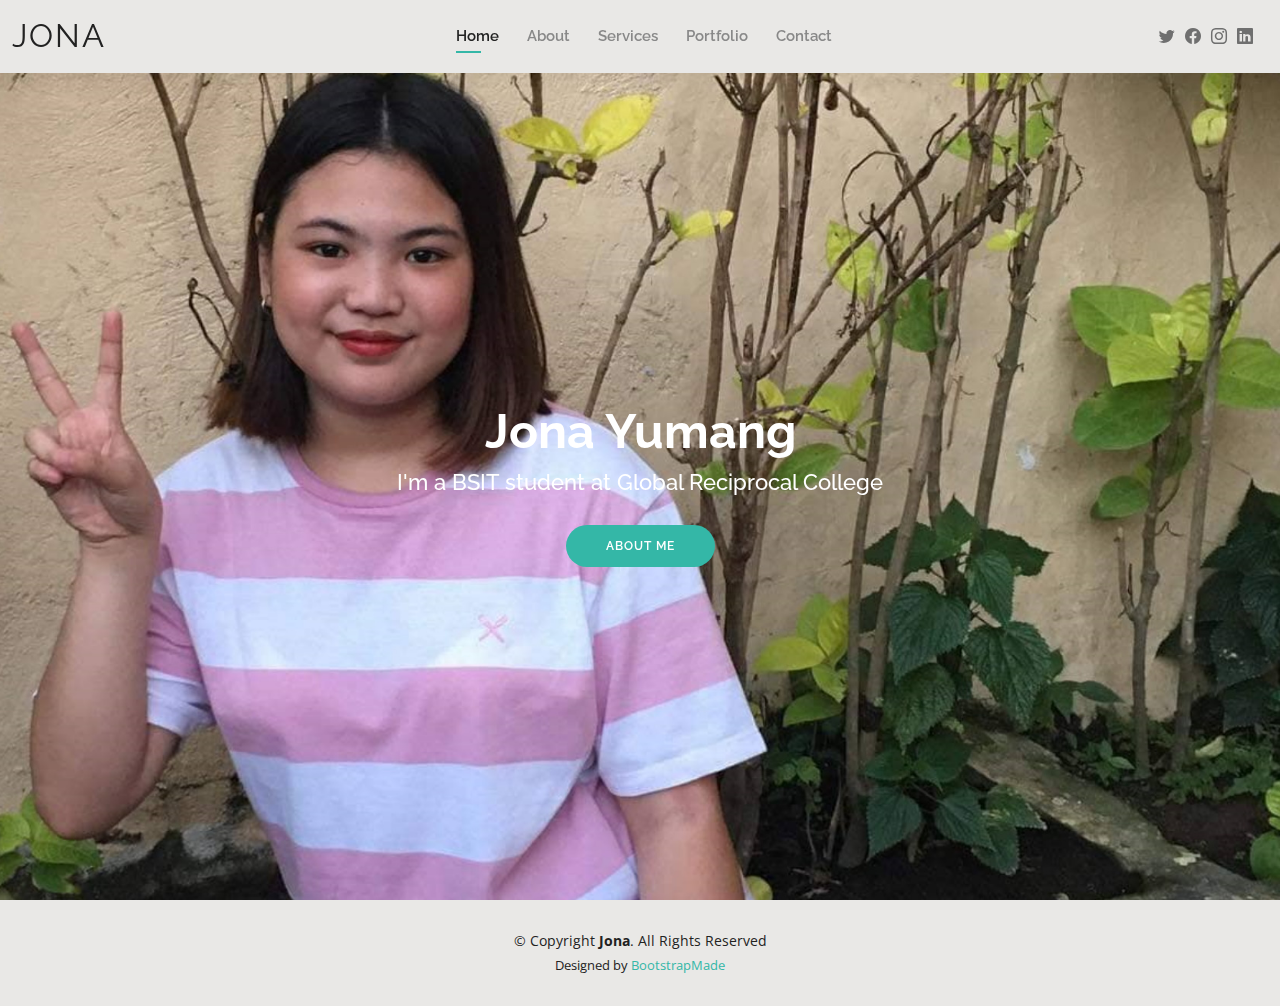
<file: index.html>
<!DOCTYPE html>
<html lang="en">

<head>
  <meta charset="utf-8">
  <meta content="width=device-width, initial-scale=1.0" name="viewport">

  <title>Jona Yumang</title>
  <meta content="" name="description">
  <meta content="" name="keywords">

  <!-- Favicons -->
  <link href="assets/img/favicon.png" rel="icon">
  <link href="assets/img/apple-touch-icon.png" rel="apple-touch-icon">

  <!-- Google Fonts -->
  <link href="https://fonts.googleapis.com/css?family=Open+Sans:300,300i,400,400i,600,600i,700,700i|Raleway:300,300i,400,400i,500,500i,600,600i,700,700i|Poppins:300,300i,400,400i,500,500i,600,600i,700,700i" rel="stylesheet">

  <!-- Vendor CSS Files -->
  <link href="assets/vendor/aos/aos.css" rel="stylesheet">
  <link href="assets/vendor/bootstrap/css/bootstrap.min.css" rel="stylesheet">
  <link href="assets/vendor/bootstrap-icons/bootstrap-icons.css" rel="stylesheet">
  <link href="assets/vendor/boxicons/css/boxicons.min.css" rel="stylesheet">
  <link href="assets/vendor/glightbox/css/glightbox.min.css" rel="stylesheet">
  <link href="assets/vendor/swiper/swiper-bundle.min.css" rel="stylesheet">

  <!-- Template Main CSS File -->
  <link href="assets/css/style.css" rel="stylesheet">

  <!-- =======================================================
  * Template Name: Kelly - v4.7.0
  * Template URL: https://bootstrapmade.com/kelly-free-bootstrap-cv-resume-html-template/
  * Author: BootstrapMade.com
  * License: https://bootstrapmade.com/license/
  ======================================================== -->
</head>

<body>

  <!-- ======= Header ======= -->
  <header id="header" class="fixed-top">
    <div class="container-fluid d-flex justify-content-between align-items-center">

      <h1 class="logo me-auto me-lg-0"><a href="index.html">Jona</a></h1>
      <!-- Uncomment below if you prefer to use an image logo -->
      <!-- <a href="index.html" class="logo"><img src="assets/img/logo.png" alt="" class="img-fluid"></a>-->

      <nav id="navbar" class="navbar order-last order-lg-0">
        <ul>
          <li><a class="active" href="index.html">Home</a></li>
          <li><a href="about.html">About</a></li>
          <!-- <li><a href="resume.html">Resume</a></li> -->
          <li><a href="services.html">Services</a></li>
          <li><a href="portfolio.html">Portfolio</a></li>
          <li><a href="contact.html">Contact</a></li>
        </ul>
        <i class="bi bi-list mobile-nav-toggle"></i>
      </nav><!-- .navbar -->

      <div class="header-social-links">
        <a href="#" class="twitter"><i class="bi bi-twitter"></i></a>
        <a href="#" class="facebook"><i class="bi bi-facebook"></i></a>
        <a href="#" class="instagram"><i class="bi bi-instagram"></i></a>
        <a href="#" class="linkedin"><i class="bi bi-linkedin"></i></i></a>
      </div>

    </div>

  </header><!-- End Header -->

  <!-- ======= Hero Section ======= -->
  <section id="hero" class="d-flex align-items-center">
    <div class="container d-flex flex-column align-items-center" data-aos="zoom-in" data-aos-delay="100">
      <h1>Jona Yumang</h1>
      <h2>I'm a BSIT student at Global Reciprocal College</h2>
      <a href="about.html" class="btn-about">About Me</a>
    </div>
  </section><!-- End Hero -->

  <!-- ======= Footer ======= -->
  <footer id="footer">
    <div class="container">
      <div class="copyright">
        &copy; Copyright <strong><span>Jona</span></strong>. All Rights Reserved
      </div>
      <div class="credits">
        <!-- All the links in the footer should remain intact. -->
        <!-- You can delete the links only if you purchased the pro version. -->
        <!-- Licensing information: https://bootstrapmade.com/license/ -->
        <!-- Purchase the pro version with working PHP/AJAX contact form: https://bootstrapmade.com/kelly-free-bootstrap-cv-resume-html-template/ -->
        Designed by <a href="https://bootstrapmade.com/">BootstrapMade</a>
      </div>
    </div>
  </footer><!-- End  Footer -->

  <div id="preloader"></div>
  <a href="#" class="back-to-top d-flex align-items-center justify-content-center"><i class="bi bi-arrow-up-short"></i></a>

  <!-- Vendor JS Files -->
  <script src="assets/vendor/purecounter/purecounter.js"></script>
  <script src="assets/vendor/aos/aos.js"></script>
  <script src="assets/vendor/bootstrap/js/bootstrap.bundle.min.js"></script>
  <script src="assets/vendor/glightbox/js/glightbox.min.js"></script>
  <script src="assets/vendor/isotope-layout/isotope.pkgd.min.js"></script>
  <script src="assets/vendor/swiper/swiper-bundle.min.js"></script>
  <script src="assets/vendor/waypoints/noframework.waypoints.js"></script>
  <script src="assets/vendor/php-email-form/validate.js"></script>

  <!-- Template Main JS File -->
  <script src="assets/js/main.js"></script>

</body>

</html>
</file>
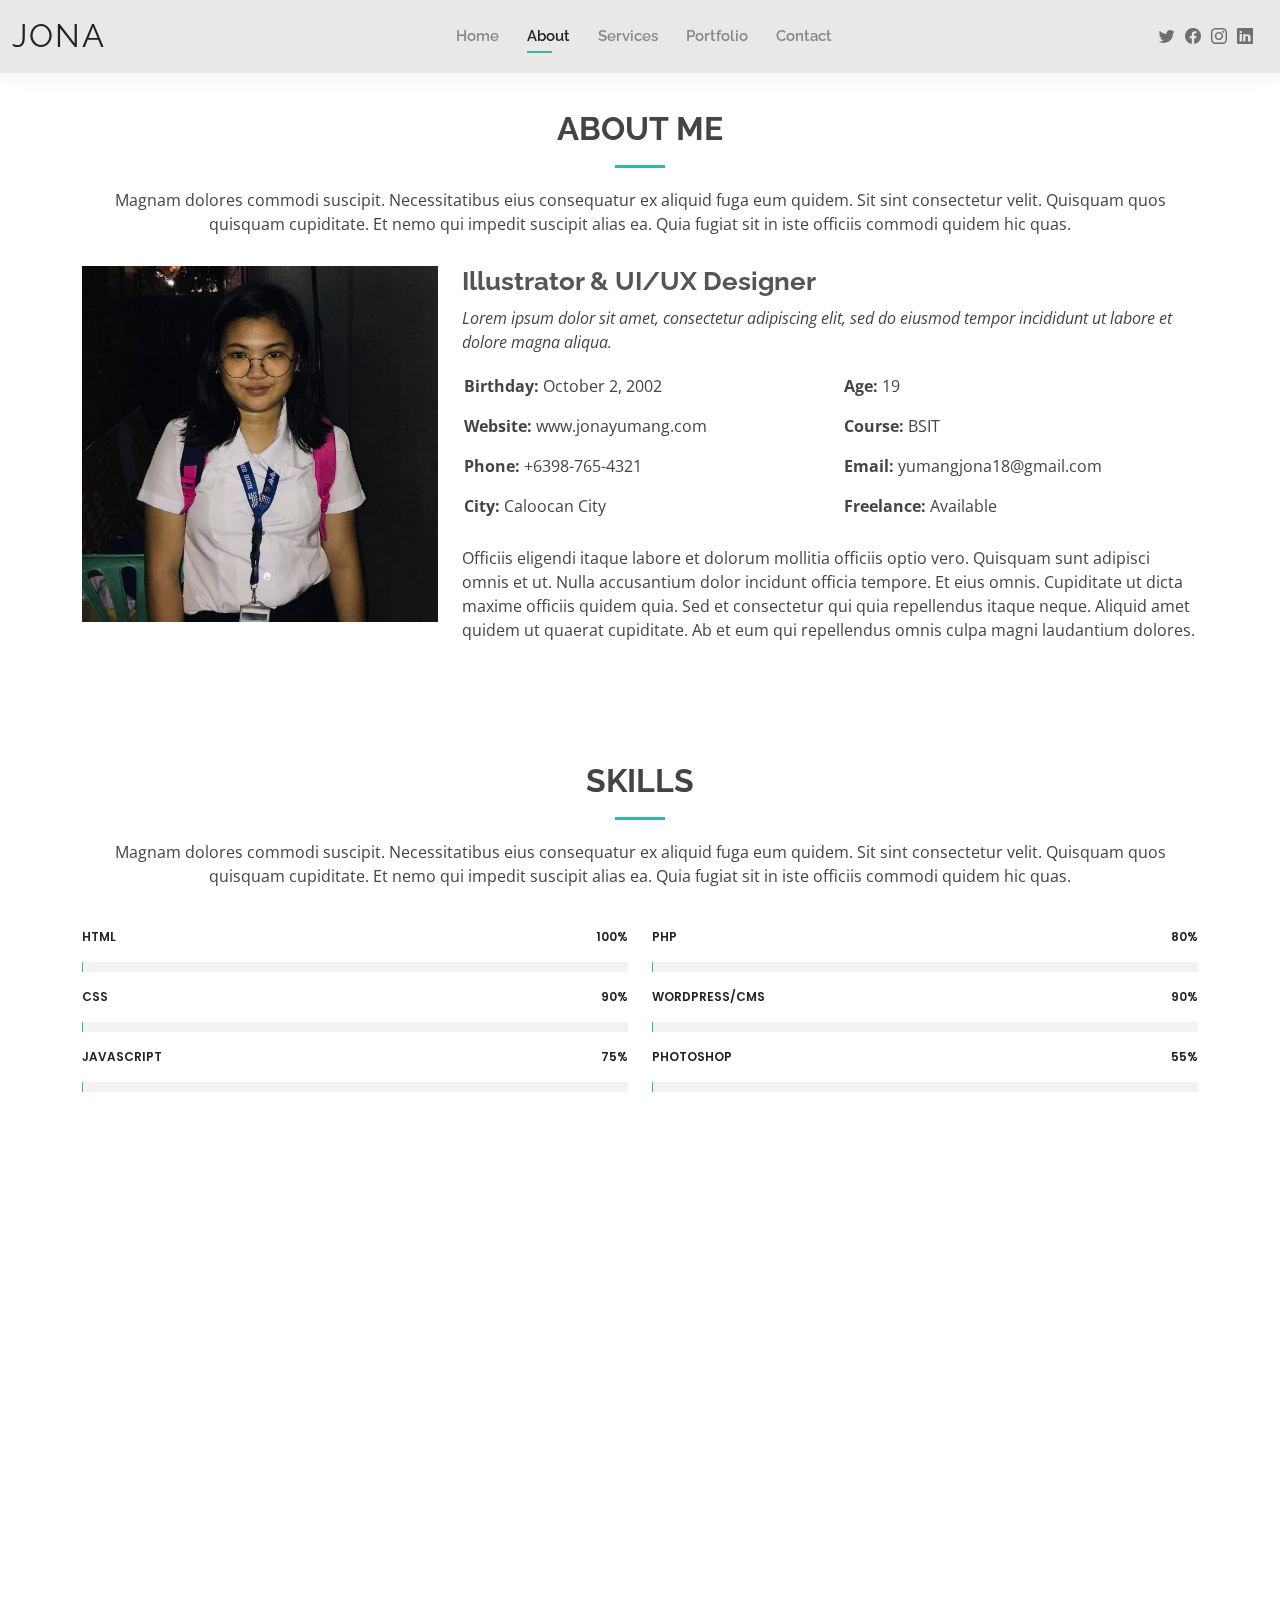
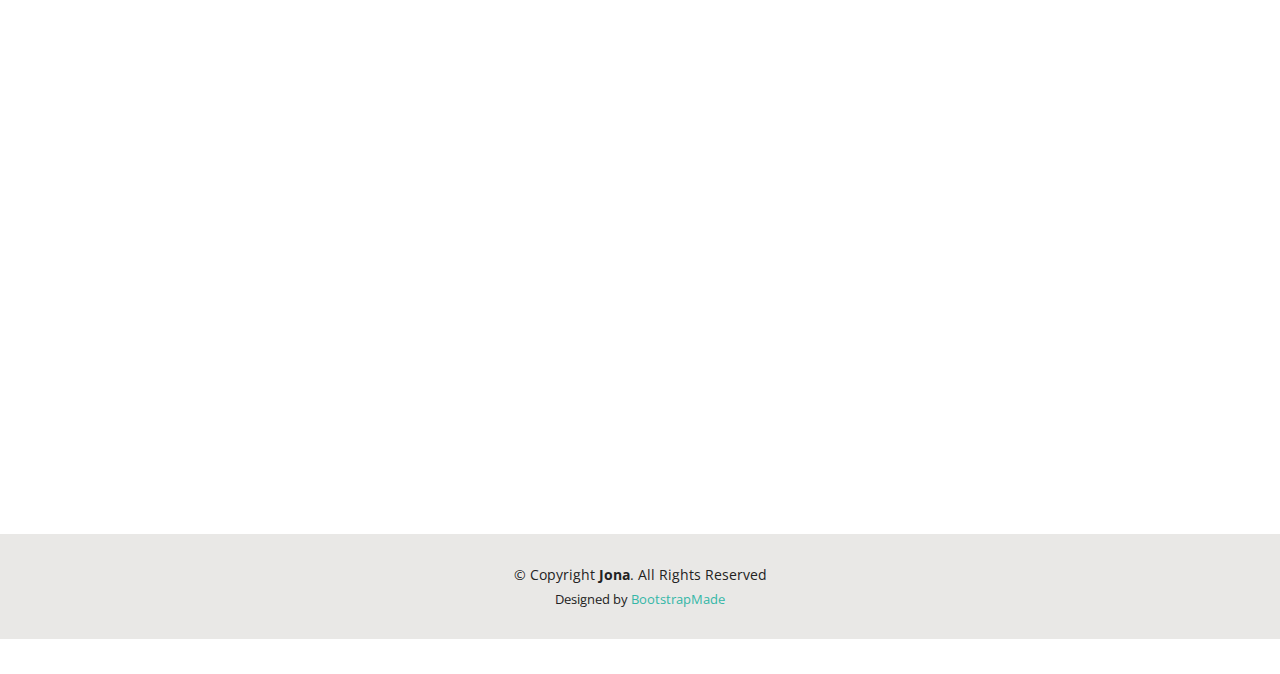
<file: about.html>
<!DOCTYPE html>
<html lang="en">

<head>
  <meta charset="utf-8">
  <meta content="width=device-width, initial-scale=1.0" name="viewport">

  <title>Jona Yumang</title>
  <meta content="" name="description">
  <meta content="" name="keywords">

  <!-- Favicons -->
  <link href="assets/img/favicon.png" rel="icon">
  <link href="assets/img/apple-touch-icon.png" rel="apple-touch-icon">

  <!-- Google Fonts -->
  <link href="https://fonts.googleapis.com/css?family=Open+Sans:300,300i,400,400i,600,600i,700,700i|Raleway:300,300i,400,400i,500,500i,600,600i,700,700i|Poppins:300,300i,400,400i,500,500i,600,600i,700,700i" rel="stylesheet">

  <!-- Vendor CSS Files -->
  <link href="assets/vendor/aos/aos.css" rel="stylesheet">
  <link href="assets/vendor/bootstrap/css/bootstrap.min.css" rel="stylesheet">
  <link href="assets/vendor/bootstrap-icons/bootstrap-icons.css" rel="stylesheet">
  <link href="assets/vendor/boxicons/css/boxicons.min.css" rel="stylesheet">
  <link href="assets/vendor/glightbox/css/glightbox.min.css" rel="stylesheet">
  <link href="assets/vendor/swiper/swiper-bundle.min.css" rel="stylesheet">

  <!-- Template Main CSS File -->
  <link href="assets/css/style.css" rel="stylesheet">

  <!-- =======================================================
  * Template Name: Kelly - v4.7.0
  * Template URL: https://bootstrapmade.com/kelly-free-bootstrap-cv-resume-html-template/
  * Author: BootstrapMade.com
  * License: https://bootstrapmade.com/license/
  ======================================================== -->
</head>

<body>

  <!-- ======= Header ======= -->
  <header id="header" class="fixed-top">
    <div class="container-fluid d-flex justify-content-between align-items-center">

      <h1 class="logo me-auto me-lg-0"><a href="index.html">Jona</a></h1>
      <!-- Uncomment below if you prefer to use an image logo -->
      <!-- <a href="index.html" class="logo"><img src="assets/img/logo.png" alt="" class="img-fluid"></a>-->

      <nav id="navbar" class="navbar order-last order-lg-0">
        <ul>
          <li><a href="index.html">Home</a></li>
          <li><a class="active" href="about.html">About</a></li>
          <!-- <li><a href="resume.html">Resume</a></li> -->
          <li><a href="services.html">Services</a></li>
          <li><a href="portfolio.html">Portfolio</a></li>
          <li><a href="contact.html">Contact</a></li>
        </ul>
        <i class="bi bi-list mobile-nav-toggle"></i>
      </nav><!-- .navbar -->

      <div class="header-social-links">
        <a href="#" class="twitter"><i class="bi bi-twitter"></i></a>
        <a href="#" class="facebook"><i class="bi bi-facebook"></i></a>
        <a href="#" class="instagram"><i class="bi bi-instagram"></i></a>
        <a href="#" class="linkedin"><i class="bi bi-linkedin"></i></i></a>
      </div>

    </div>

  </header><!-- End Header -->

  <main id="main">

    <!-- ======= About Section ======= -->
    <section id="about" class="about">
      <div class="container" data-aos="fade-up">

        <div class="section-title">
          <h2>About Me</h2>
          <p>Magnam dolores commodi suscipit. Necessitatibus eius consequatur ex aliquid fuga eum quidem. Sit sint consectetur velit. Quisquam quos quisquam cupiditate. Et nemo qui impedit suscipit alias ea. Quia fugiat sit in iste officiis commodi quidem hic quas.</p>
        </div>

        <div class="row">
          <div class="col-lg-4">
            <img src="assets/img/about.jpg" class="img-fluid" alt="">
          </div>
          <div class="col-lg-8 pt-4 pt-lg-0 content">
            <h3>Illustrator &amp; UI/UX Designer</h3>
            <p class="fst-italic">
              Lorem ipsum dolor sit amet, consectetur adipiscing elit, sed do eiusmod tempor incididunt ut labore et dolore
              magna aliqua.
            </p>
            <div class="row">
              <div class="col-lg-6">
                <ul>
                  <li><i class="bi bi-rounded-right"></i> <strong>Birthday:</strong> October 2, 2002</li>
                  <li><i class="bi bi-rounded-right"></i> <strong>Website:</strong> www.jonayumang.com</li>
                  <li><i class="bi bi-rounded-right"></i> <strong>Phone:</strong> +6398-765-4321</li>
                  <li><i class="bi bi-rounded-right"></i> <strong>City:</strong> Caloocan City</li>
                </ul>
              </div>
              <div class="col-lg-6">
                <ul>
                  <li><i class="bi bi-rounded-right"></i> <strong>Age:</strong> 19</li>
                  <li><i class="bi bi-rounded-right"></i> <strong>Course:</strong> BSIT</li>
                  <li><i class="bi bi-rounded-right"></i> <strong>Email:</strong> yumangjona18@gmail.com</li>
                  <li><i class="bi bi-rounded-right"></i> <strong>Freelance:</strong> Available</li>
                </ul>
              </div>
            </div>
            <p>
              Officiis eligendi itaque labore et dolorum mollitia officiis optio vero. Quisquam sunt adipisci omnis et ut. Nulla accusantium dolor incidunt officia tempore. Et eius omnis.
              Cupiditate ut dicta maxime officiis quidem quia. Sed et consectetur qui quia repellendus itaque neque. Aliquid amet quidem ut quaerat cupiditate. Ab et eum qui repellendus omnis culpa magni laudantium dolores.
            </p>
          </div>
        </div>

      </div>
    </section><!-- End About Section -->

    <!-- ======= Skills Section ======= -->
    <section id="skills" class="skills">
      <div class="container" data-aos="fade-up">

        <div class="section-title">
          <h2>Skills</h2>
          <p>Magnam dolores commodi suscipit. Necessitatibus eius consequatur ex aliquid fuga eum quidem. Sit sint consectetur velit. Quisquam quos quisquam cupiditate. Et nemo qui impedit suscipit alias ea. Quia fugiat sit in iste officiis commodi quidem hic quas.</p>
        </div>

        <div class="row skills-content">

          <div class="col-lg-6">

            <div class="progress">
              <span class="skill">HTML <i class="val">100%</i></span>
              <div class="progress-bar-wrap">
                <div class="progress-bar" role="progressbar" aria-valuenow="100" aria-valuemin="0" aria-valuemax="100"></div>
              </div>
            </div>

            <div class="progress">
              <span class="skill">CSS <i class="val">90%</i></span>
              <div class="progress-bar-wrap">
                <div class="progress-bar" role="progressbar" aria-valuenow="90" aria-valuemin="0" aria-valuemax="100"></div>
              </div>
            </div>

            <div class="progress">
              <span class="skill">JavaScript <i class="val">75%</i></span>
              <div class="progress-bar-wrap">
                <div class="progress-bar" role="progressbar" aria-valuenow="75" aria-valuemin="0" aria-valuemax="100"></div>
              </div>
            </div>

          </div>

          <div class="col-lg-6">

            <div class="progress">
              <span class="skill">PHP <i class="val">80%</i></span>
              <div class="progress-bar-wrap">
                <div class="progress-bar" role="progressbar" aria-valuenow="80" aria-valuemin="0" aria-valuemax="100"></div>
              </div>
            </div>

            <div class="progress">
              <span class="skill">WordPress/CMS <i class="val">90%</i></span>
              <div class="progress-bar-wrap">
                <div class="progress-bar" role="progressbar" aria-valuenow="90" aria-valuemin="0" aria-valuemax="100"></div>
              </div>
            </div>

            <div class="progress">
              <span class="skill">Photoshop <i class="val">55%</i></span>
              <div class="progress-bar-wrap">
                <div class="progress-bar" role="progressbar" aria-valuenow="55" aria-valuemin="0" aria-valuemax="100"></div>
              </div>
            </div>

          </div>

        </div>

      </div>
    </section><!-- End Skills Section -->

    <!-- ======= Facts Section ======= -->
    <section id="facts" class="facts">
      <div class="container" data-aos="fade-up">

        <div class="section-title">
          <h2>Facts</h2>
          <p>Magnam dolores commodi suscipit. Necessitatibus eius consequatur ex aliquid fuga eum quidem. Sit sint consectetur velit. Quisquam quos quisquam cupiditate. Et nemo qui impedit suscipit alias ea. Quia fugiat sit in iste officiis commodi quidem hic quas.</p>
        </div>

        <div class="row counters">

          <div class="col-lg-3 col-6 text-center">
            <span data-purecounter-start="0" data-purecounter-end="232" data-purecounter-duration="1" class="purecounter"></span>
            <p>Clients</p>
          </div>

          <div class="col-lg-3 col-6 text-center">
            <span data-purecounter-start="0" data-purecounter-end="521" data-purecounter-duration="1" class="purecounter"></span>
            <p>Projects</p>
          </div>

          <div class="col-lg-3 col-6 text-center">
            <span data-purecounter-start="0" data-purecounter-end="1463" data-purecounter-duration="1" class="purecounter"></span>
            <p>Hours Of Support</p>
          </div>

          <div class="col-lg-3 col-6 text-center">
            <span data-purecounter-start="0" data-purecounter-end="15" data-purecounter-duration="1" class="purecounter"></span>
            <p>Hard Workers</p>
          </div>

        </div>

      </div>
    </section><!-- End Facts Section -->

    <!-- ======= Testimonials Section ======= -->
    <section id="testimonials" class="testimonials">
      <div class="container" data-aos="fade-up">

        <div class="section-title">
          <h2>Testimonials</h2>
          <p>Magnam dolores commodi suscipit. Necessitatibus eius consequatur ex aliquid fuga eum quidem. Sit sint consectetur velit. Quisquam quos quisquam cupiditate. Et nemo qui impedit suscipit alias ea. Quia fugiat sit in iste officiis commodi quidem hic quas.</p>
        </div>

        <div class="testimonials-slider swiper" data-aos="fade-up" data-aos-delay="100">
          <div class="swiper-wrapper">

            <div class="swiper-slide">
              <div class="testimonial-item">
                <img src="assets/img/testimonials/testimonials-1.jpg" class="testimonial-img" alt="">
                <h3>Saul Goodman</h3>
                <h4>Ceo &amp; Founder</h4>
                <p>
                  <i class="bx bxs-quote-alt-left quote-icon-left"></i>
                  Proin iaculis purus consequat sem cure digni ssim donec porttitora entum suscipit rhoncus. Accusantium quam, ultricies eget id, aliquam eget nibh et. Maecen aliquam, risus at semper.
                  <i class="bx bxs-quote-alt-right quote-icon-right"></i>
                </p>
              </div>
            </div><!-- End testimonial item -->

            <div class="swiper-slide">
              <div class="testimonial-item">
                <img src="assets/img/testimonials/testimonials-2.jpg" class="testimonial-img" alt="">
                <h3>Sara Wilsson</h3>
                <h4>Designer</h4>
                <p>
                  <i class="bx bxs-quote-alt-left quote-icon-left"></i>
                  Export tempor illum tamen malis malis eram quae irure esse labore quem cillum quid cillum eram malis quorum velit fore eram velit sunt aliqua noster fugiat irure amet legam anim culpa.
                  <i class="bx bxs-quote-alt-right quote-icon-right"></i>
                </p>
              </div>
            </div><!-- End testimonial item -->

            <div class="swiper-slide">
              <div class="testimonial-item">
                <img src="assets/img/testimonials/testimonials-3.jpg" class="testimonial-img" alt="">
                <h3>Jena Karlis</h3>
                <h4>Store Owner</h4>
                <p>
                  <i class="bx bxs-quote-alt-left quote-icon-left"></i>
                  Enim nisi quem export duis labore cillum quae magna enim sint quorum nulla quem veniam duis minim tempor labore quem eram duis noster aute amet eram fore quis sint minim.
                  <i class="bx bxs-quote-alt-right quote-icon-right"></i>
                </p>
              </div>
            </div><!-- End testimonial item -->

            <div class="swiper-slide">
              <div class="testimonial-item">
                <img src="assets/img/testimonials/testimonials-4.jpg" class="testimonial-img" alt="">
                <h3>Matt Brandon</h3>
                <h4>Freelancer</h4>
                <p>
                  <i class="bx bxs-quote-alt-left quote-icon-left"></i>
                  Fugiat enim eram quae cillum dolore dolor amet nulla culpa multos export minim fugiat minim velit minim dolor enim duis veniam ipsum anim magna sunt elit fore quem dolore labore illum veniam.
                  <i class="bx bxs-quote-alt-right quote-icon-right"></i>
                </p>
              </div>
            </div><!-- End testimonial item -->

            <div class="swiper-slide">
              <div class="testimonial-item">
                <img src="assets/img/testimonials/testimonials-5.jpg" class="testimonial-img" alt="">
                <h3>John Larson</h3>
                <h4>Entrepreneur</h4>
                <p>
                  <i class="bx bxs-quote-alt-left quote-icon-left"></i>
                  Quis quorum aliqua sint quem legam fore sunt eram irure aliqua veniam tempor noster veniam enim culpa labore duis sunt culpa nulla illum cillum fugiat legam esse veniam culpa fore nisi cillum quid.
                  <i class="bx bxs-quote-alt-right quote-icon-right"></i>
                </p>
              </div>
            </div><!-- End testimonial item -->

          </div>
          <div class="swiper-pagination"></div>
        </div>

      </div>
    </section><!-- End Testimonials Section -->

  </main><!-- End #main -->

  <!-- ======= Footer ======= -->
  <footer id="footer">
    <div class="container">
      <div class="copyright">
        &copy; Copyright <strong><span>Jona</span></strong>. All Rights Reserved
      </div>
      <div class="credits">
        <!-- All the links in the footer should remain intact. -->
        <!-- You can delete the links only if you purchased the pro version. -->
        <!-- Licensing information: https://bootstrapmade.com/license/ -->
        <!-- Purchase the pro version with working PHP/AJAX contact form: https://bootstrapmade.com/kelly-free-bootstrap-cv-resume-html-template/ -->
        Designed by <a href="https://bootstrapmade.com/">BootstrapMade</a>
      </div>
    </div>
  </footer><!-- End  Footer -->

  <div id="preloader"></div>
  <a href="#" class="back-to-top d-flex align-items-center justify-content-center"><i class="bi bi-arrow-up-short"></i></a>

  <!-- Vendor JS Files -->
  <script src="assets/vendor/purecounter/purecounter.js"></script>
  <script src="assets/vendor/aos/aos.js"></script>
  <script src="assets/vendor/bootstrap/js/bootstrap.bundle.min.js"></script>
  <script src="assets/vendor/glightbox/js/glightbox.min.js"></script>
  <script src="assets/vendor/isotope-layout/isotope.pkgd.min.js"></script>
  <script src="assets/vendor/swiper/swiper-bundle.min.js"></script>
  <script src="assets/vendor/waypoints/noframework.waypoints.js"></script>
  <script src="assets/vendor/php-email-form/validate.js"></script>

  <!-- Template Main JS File -->
  <script src="assets/js/main.js"></script>

</body>

</html>
</file>
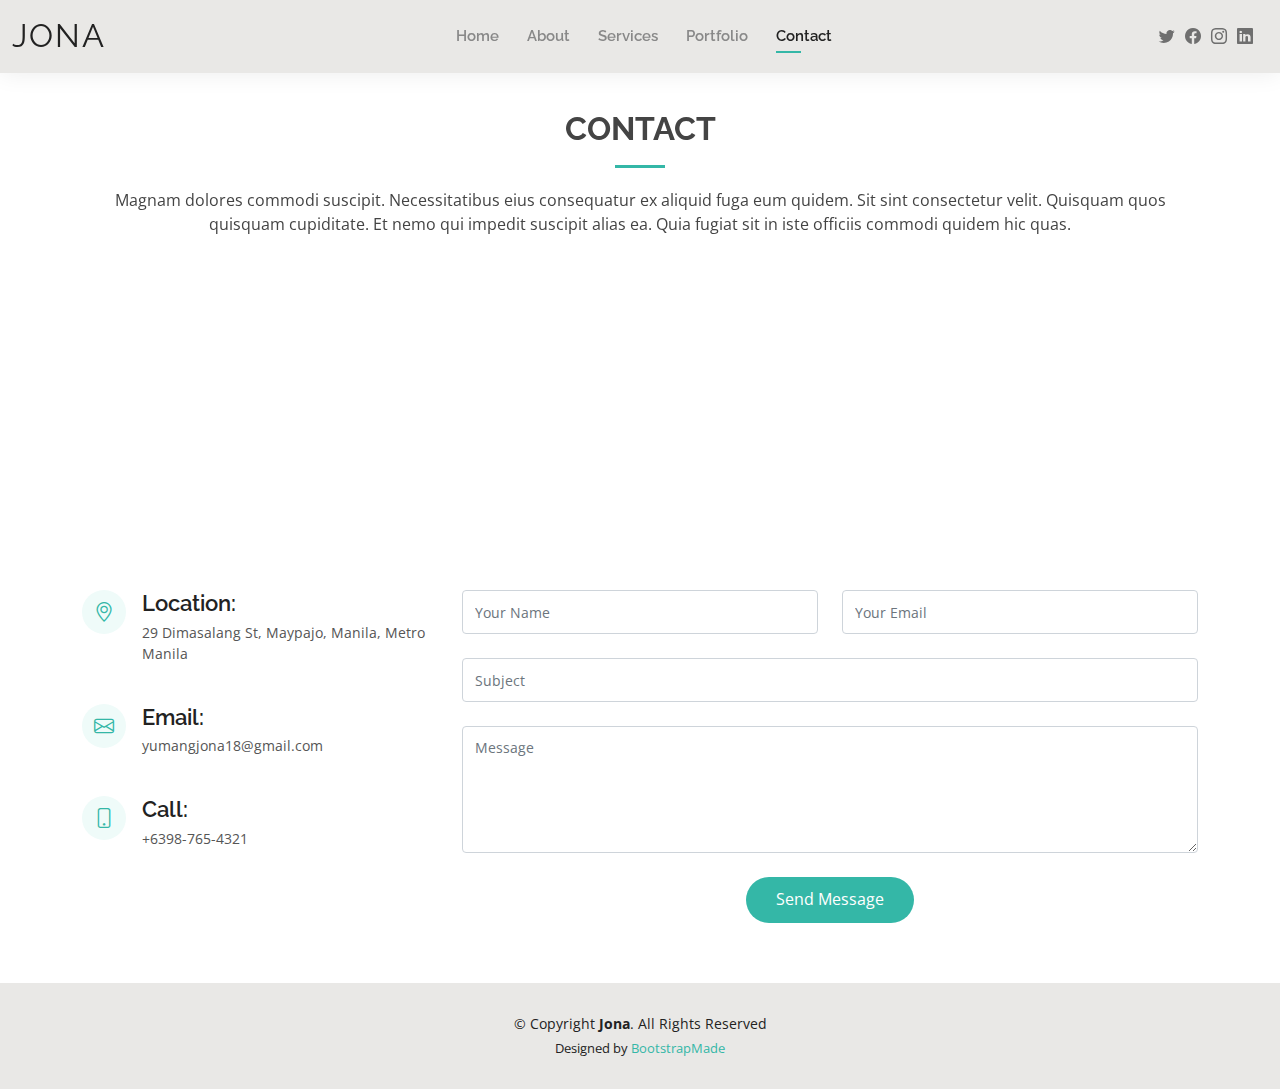
<file: contact.html>
<!DOCTYPE html>
<html lang="en">

<head>
  <meta charset="utf-8">
  <meta content="width=device-width, initial-scale=1.0" name="viewport">

  <title>Jona Yumang</title>
  <meta content="" name="description">
  <meta content="" name="keywords">

  <!-- Favicons -->
  <link href="assets/img/favicon.png" rel="icon">
  <link href="assets/img/apple-touch-icon.png" rel="apple-touch-icon">

  <!-- Google Fonts -->
  <link href="https://fonts.googleapis.com/css?family=Open+Sans:300,300i,400,400i,600,600i,700,700i|Raleway:300,300i,400,400i,500,500i,600,600i,700,700i|Poppins:300,300i,400,400i,500,500i,600,600i,700,700i" rel="stylesheet">

  <!-- Vendor CSS Files -->
  <link href="assets/vendor/aos/aos.css" rel="stylesheet">
  <link href="assets/vendor/bootstrap/css/bootstrap.min.css" rel="stylesheet">
  <link href="assets/vendor/bootstrap-icons/bootstrap-icons.css" rel="stylesheet">
  <link href="assets/vendor/boxicons/css/boxicons.min.css" rel="stylesheet">
  <link href="assets/vendor/glightbox/css/glightbox.min.css" rel="stylesheet">
  <link href="assets/vendor/swiper/swiper-bundle.min.css" rel="stylesheet">

  <!-- Template Main CSS File -->
  <link href="assets/css/style.css" rel="stylesheet">

  <!-- =======================================================
  * Template Name: Kelly - v4.7.0
  * Template URL: https://bootstrapmade.com/kelly-free-bootstrap-cv-resume-html-template/
  * Author: BootstrapMade.com
  * License: https://bootstrapmade.com/license/
  ======================================================== -->
</head>

<body>

  <!-- ======= Header ======= -->
  <header id="header" class="fixed-top">
    <div class="container-fluid d-flex justify-content-between align-items-center">

      <h1 class="logo me-auto me-lg-0"><a href="index.html">Jona</a></h1>
      <!-- Uncomment below if you prefer to use an image logo -->
      <!-- <a href="index.html" class="logo"><img src="assets/img/logo.png" alt="" class="img-fluid"></a>-->

      <nav id="navbar" class="navbar order-last order-lg-0">
        <ul>
          <li><a href="index.html">Home</a></li>
          <li><a href="about.html">About</a></li>
          <!-- <li><a href="resume.html">Resume</a></li> -->
          <li><a href="services.html">Services</a></li>
          <li><a href="portfolio.html">Portfolio</a></li>
          <li><a class="active" href="contact.html">Contact</a></li>
        </ul>
        <i class="bi bi-list mobile-nav-toggle"></i>
      </nav><!-- .navbar -->

      <div class="header-social-links">
        <a href="#" class="twitter"><i class="bi bi-twitter"></i></a>
        <a href="#" class="facebook"><i class="bi bi-facebook"></i></a>
        <a href="#" class="instagram"><i class="bi bi-instagram"></i></a>
        <a href="#" class="linkedin"><i class="bi bi-linkedin"></i></i></a>
      </div>

    </div>

  </header><!-- End Header -->

  <main id="main">

    <!-- ======= Contact Section ======= -->
    <section id="contact" class="contact">
      <div class="container" data-aos="fade-up">

        <div class="section-title">
          <h2>Contact</h2>
          <p>Magnam dolores commodi suscipit. Necessitatibus eius consequatur ex aliquid fuga eum quidem. Sit sint consectetur velit. Quisquam quos quisquam cupiditate. Et nemo qui impedit suscipit alias ea. Quia fugiat sit in iste officiis commodi quidem hic quas.</p>
        </div>

        <div>
          <iframe style="border:0; width: 100%; height: 270px;" src="https://www.google.com/maps/embed?pb=!1m14!1m8!1m3!1d15440.82090965062!2d120.970315!3d14.6442886!3m2!1i1024!2i768!4f13.1!3m3!1m2!1s0x3397b5c51e17cb8d%3A0xe26f2f3ac102730a!2s29%20Dimasalang%20St%2C%20Maypajo%2C%20Manila%2C%20Metro%20Manila!5e0!3m2!1sen!2sph!4v1653893754970!5m2!1sen!2sph" frameborder="0" allowfullscreen></iframe>
        </div>
        

        <div class="row mt-5">

          <div class="col-lg-4">
            <div class="info">
              <div class="address">
                <i class="bi bi-geo-alt"></i>
                <h4>Location:</h4>
                <p>29 Dimasalang St, Maypajo, Manila, Metro Manila</p>
              </div>

              <div class="email">
                <i class="bi bi-envelope"></i>
                <h4>Email:</h4>
                <p>yumangjona18@gmail.com</p>
              </div>

              <div class="phone">
                <i class="bi bi-phone"></i>
                <h4>Call:</h4>
                <p>+6398-765-4321</p>
              </div>

            </div>

          </div>

          <div class="col-lg-8 mt-5 mt-lg-0">

            <form action="forms/contact.php" method="post" role="form" class="php-email-form">
              <div class="row">
                <div class="col-md-6 form-group">
                  <input type="text" name="name" class="form-control" id="name" placeholder="Your Name" required>
                </div>
                <div class="col-md-6 form-group mt-3 mt-md-0">
                  <input type="email" class="form-control" name="email" id="email" placeholder="Your Email" required>
                </div>
              </div>
              <div class="form-group mt-3">
                <input type="text" class="form-control" name="subject" id="subject" placeholder="Subject" required>
              </div>
              <div class="form-group mt-3">
                <textarea class="form-control" name="message" rows="5" placeholder="Message" required></textarea>
              </div>
              <div class="my-3">
                <div class="loading">Loading</div>
                <div class="error-message"></div>
                <div class="sent-message">Your message has been sent. Thank you!</div>
              </div>
              <div class="text-center"><button type="submit">Send Message</button></div>
            </form>

          </div>

        </div>

      </div>
    </section><!-- End Contact Section -->

  </main><!-- End #main -->

  <!-- ======= Footer ======= -->
  <footer id="footer">
    <div class="container">
      <div class="copyright">
        &copy; Copyright <strong><span>Jona</span></strong>. All Rights Reserved
      </div>
      <div class="credits">
        <!-- All the links in the footer should remain intact. -->
        <!-- You can delete the links only if you purchased the pro version. -->
        <!-- Licensing information: https://bootstrapmade.com/license/ -->
        <!-- Purchase the pro version with working PHP/AJAX contact form: https://bootstrapmade.com/kelly-free-bootstrap-cv-resume-html-template/ -->
        Designed by <a href="https://bootstrapmade.com/">BootstrapMade</a>
      </div>
    </div>
  </footer><!-- End  Footer -->

  <div id="preloader"></div>
  <a href="#" class="back-to-top d-flex align-items-center justify-content-center"><i class="bi bi-arrow-up-short"></i></a>

  <!-- Vendor JS Files -->
  <script src="assets/vendor/purecounter/purecounter.js"></script>
  <script src="assets/vendor/aos/aos.js"></script>
  <script src="assets/vendor/bootstrap/js/bootstrap.bundle.min.js"></script>
  <script src="assets/vendor/glightbox/js/glightbox.min.js"></script>
  <script src="assets/vendor/isotope-layout/isotope.pkgd.min.js"></script>
  <script src="assets/vendor/swiper/swiper-bundle.min.js"></script>
  <script src="assets/vendor/waypoints/noframework.waypoints.js"></script>
  <script src="assets/vendor/php-email-form/validate.js"></script>

  <!-- Template Main JS File -->
  <script src="assets/js/main.js"></script>

</body>

</html>
</file>
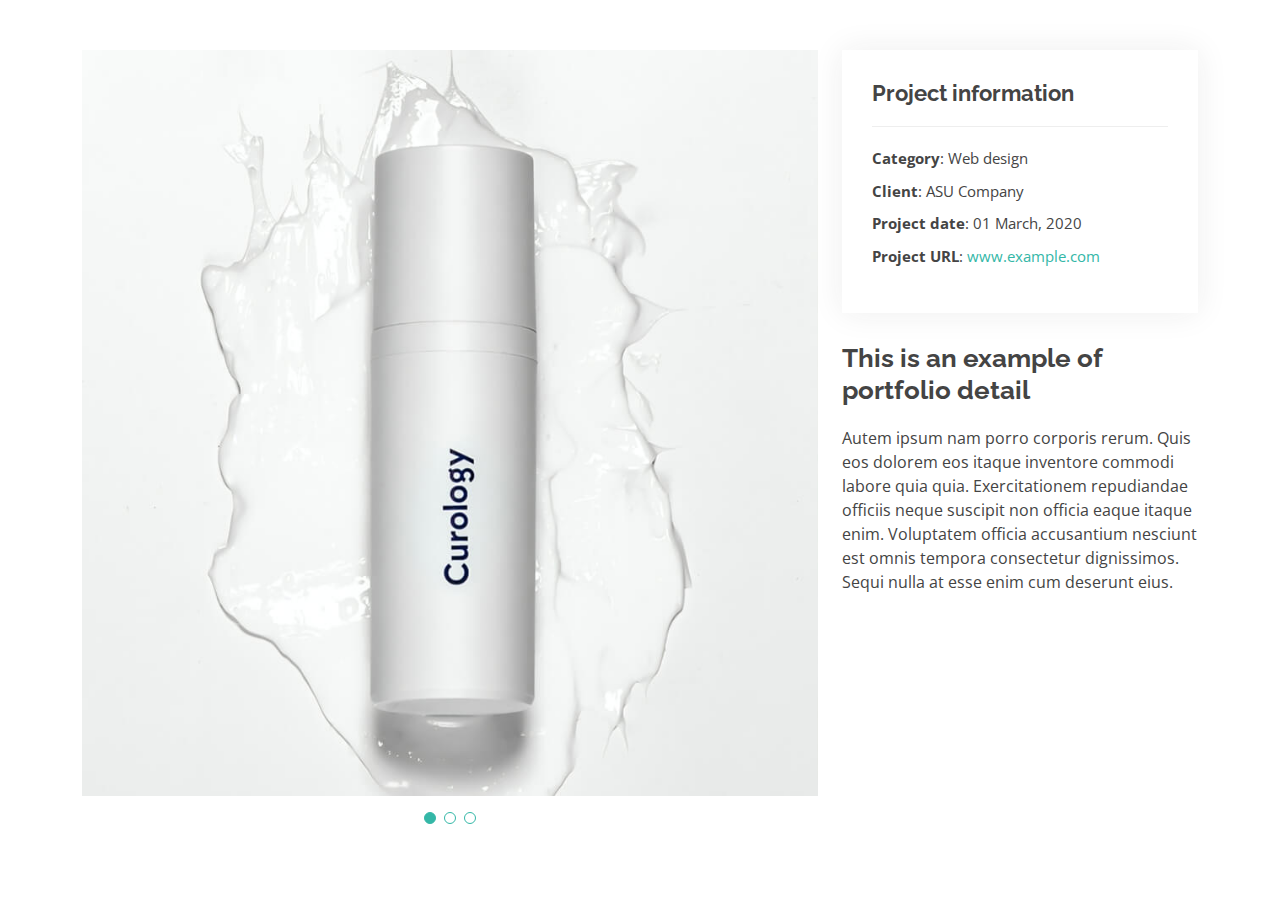
<file: portfolio-details.html>
<!DOCTYPE html>
<html lang="en">

<head>
  <meta charset="utf-8">
  <meta content="width=device-width, initial-scale=1.0" name="viewport">

  <title>Portfolio Details - Kelly Bootstrap Template</title>
  <meta content="" name="description">
  <meta content="" name="keywords">

  <!-- Favicons -->
  <link href="assets/img/favicon.png" rel="icon">
  <link href="assets/img/apple-touch-icon.png" rel="apple-touch-icon">

  <!-- Google Fonts -->
  <link href="https://fonts.googleapis.com/css?family=Open+Sans:300,300i,400,400i,600,600i,700,700i|Raleway:300,300i,400,400i,500,500i,600,600i,700,700i|Poppins:300,300i,400,400i,500,500i,600,600i,700,700i" rel="stylesheet">

  <!-- Vendor CSS Files -->
  <link href="assets/vendor/aos/aos.css" rel="stylesheet">
  <link href="assets/vendor/bootstrap/css/bootstrap.min.css" rel="stylesheet">
  <link href="assets/vendor/bootstrap-icons/bootstrap-icons.css" rel="stylesheet">
  <link href="assets/vendor/boxicons/css/boxicons.min.css" rel="stylesheet">
  <link href="assets/vendor/glightbox/css/glightbox.min.css" rel="stylesheet">
  <link href="assets/vendor/swiper/swiper-bundle.min.css" rel="stylesheet">

  <!-- Template Main CSS File -->
  <link href="assets/css/style.css" rel="stylesheet">

  <!-- =======================================================
  * Template Name: Kelly - v4.7.0
  * Template URL: https://bootstrapmade.com/kelly-free-bootstrap-cv-resume-html-template/
  * Author: BootstrapMade.com
  * License: https://bootstrapmade.com/license/
  ======================================================== -->
</head>

<body>

  <main id="main">

    <!-- ======= Portfolio Details Section ======= -->
    <section id="portfolio-details" class="portfolio-details">
      <div class="container">

        <div class="row gy-4">

          <div class="col-lg-8">
            <div class="portfolio-details-slider swiper">
              <div class="swiper-wrapper align-items-center">

                <div class="swiper-slide">
                  <img src="assets/img/portfolio/portfolio-1.jpg" alt="">
                </div>

                <div class="swiper-slide">
                  <img src="assets/img/portfolio/portfolio-2.jpg" alt="">
                </div>

                <div class="swiper-slide">
                  <img src="assets/img/portfolio/portfolio-3.jpg" alt="">
                </div>

              </div>
              <div class="swiper-pagination"></div>
            </div>
          </div>

          <div class="col-lg-4">
            <div class="portfolio-info">
              <h3>Project information</h3>
              <ul>
                <li><strong>Category</strong>: Web design</li>
                <li><strong>Client</strong>: ASU Company</li>
                <li><strong>Project date</strong>: 01 March, 2020</li>
                <li><strong>Project URL</strong>: <a href="#">www.example.com</a></li>
              </ul>
            </div>
            <div class="portfolio-description">
              <h2>This is an example of portfolio detail</h2>
              <p>
                Autem ipsum nam porro corporis rerum. Quis eos dolorem eos itaque inventore commodi labore quia quia. Exercitationem repudiandae officiis neque suscipit non officia eaque itaque enim. Voluptatem officia accusantium nesciunt est omnis tempora consectetur dignissimos. Sequi nulla at esse enim cum deserunt eius.
              </p>
            </div>
          </div>

        </div>

      </div>
    </section><!-- End Portfolio Details Section -->

  </main><!-- End #main -->

  <div id="preloader"></div>
  <a href="#" class="back-to-top d-flex align-items-center justify-content-center"><i class="bi bi-arrow-up-short"></i></a>

  <!-- Vendor JS Files -->
  <script src="assets/vendor/purecounter/purecounter.js"></script>
  <script src="assets/vendor/aos/aos.js"></script>
  <script src="assets/vendor/bootstrap/js/bootstrap.bundle.min.js"></script>
  <script src="assets/vendor/glightbox/js/glightbox.min.js"></script>
  <script src="assets/vendor/isotope-layout/isotope.pkgd.min.js"></script>
  <script src="assets/vendor/swiper/swiper-bundle.min.js"></script>
  <script src="assets/vendor/waypoints/noframework.waypoints.js"></script>
  <script src="assets/vendor/php-email-form/validate.js"></script>

  <!-- Template Main JS File -->
  <script src="assets/js/main.js"></script>

</body>

</html>
</file>
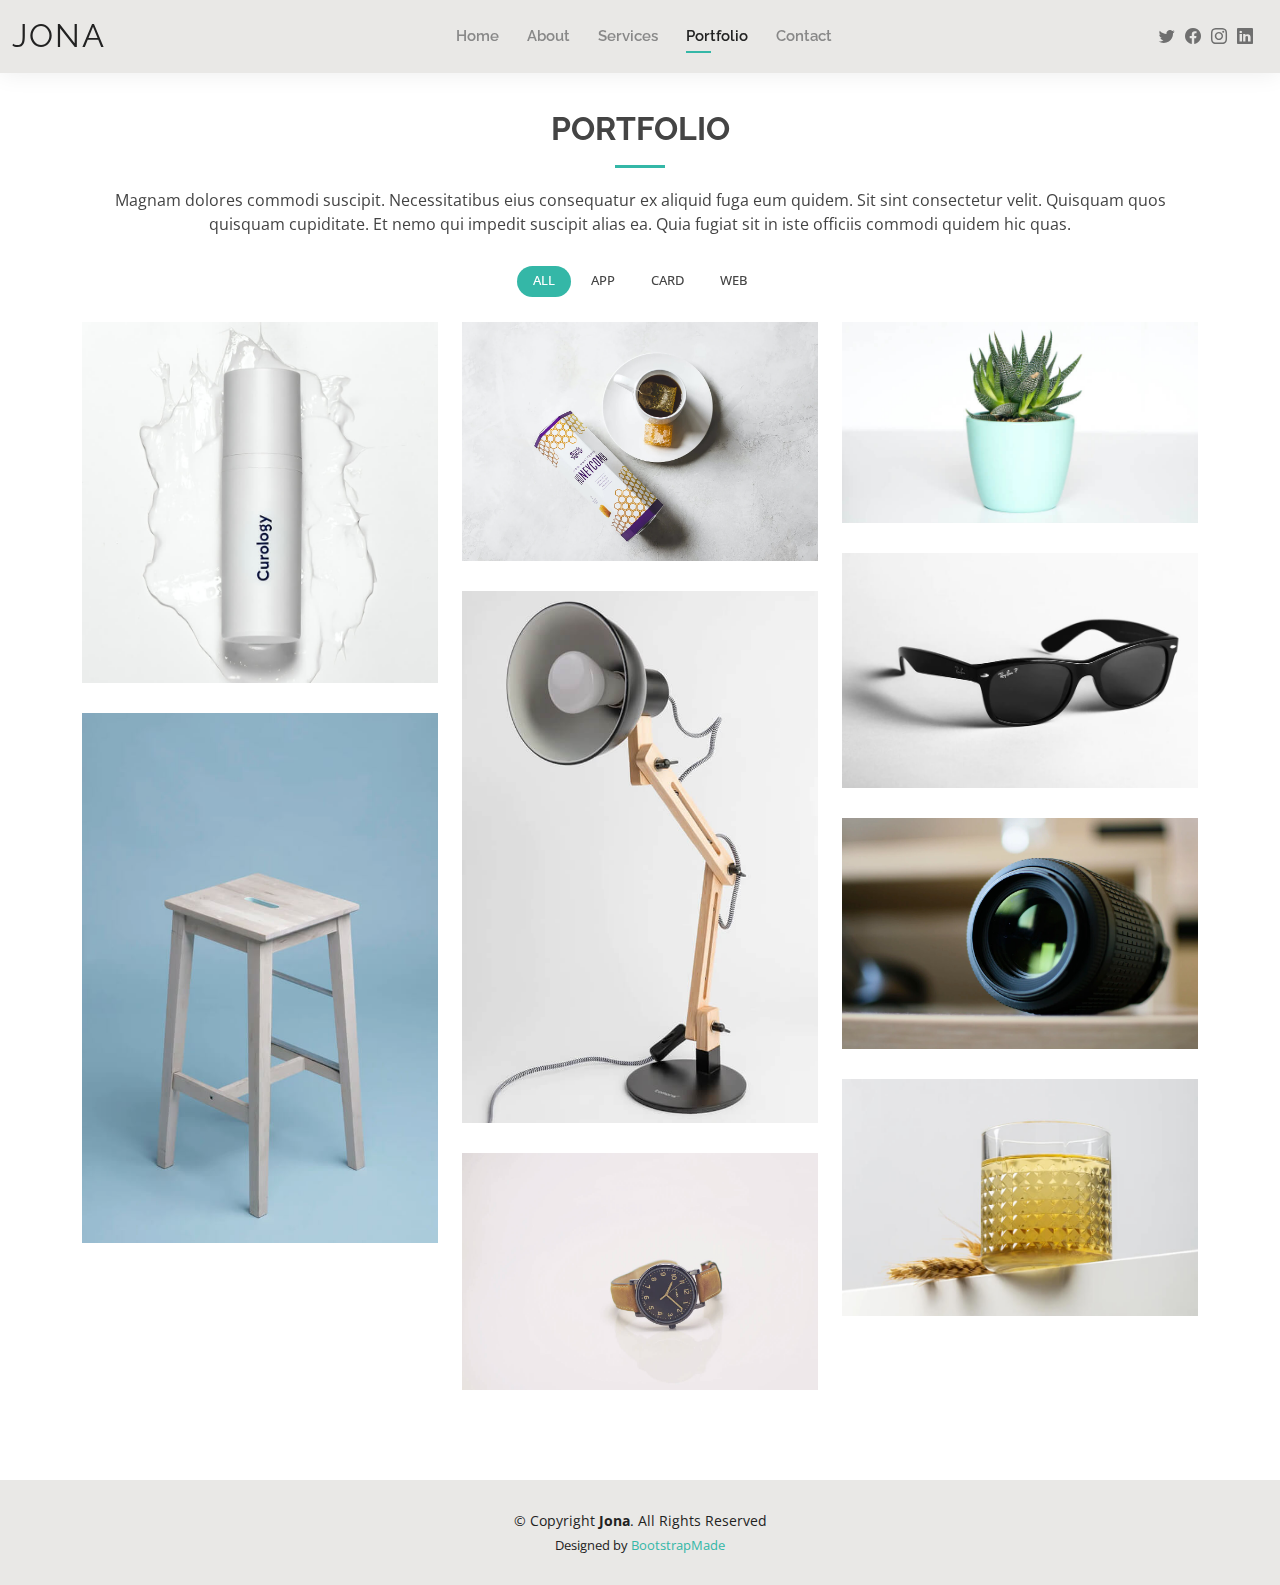
<file: portfolio.html>
<!DOCTYPE html>
<html lang="en">

<head>
  <meta charset="utf-8">
  <meta content="width=device-width, initial-scale=1.0" name="viewport">

  <title>Jona Yumang</title>
  <meta content="" name="description">
  <meta content="" name="keywords">

  <!-- Favicons -->
  <link href="assets/img/favicon.png" rel="icon">
  <link href="assets/img/apple-touch-icon.png" rel="apple-touch-icon">

  <!-- Google Fonts -->
  <link href="https://fonts.googleapis.com/css?family=Open+Sans:300,300i,400,400i,600,600i,700,700i|Raleway:300,300i,400,400i,500,500i,600,600i,700,700i|Poppins:300,300i,400,400i,500,500i,600,600i,700,700i" rel="stylesheet">

  <!-- Vendor CSS Files -->
  <link href="assets/vendor/aos/aos.css" rel="stylesheet">
  <link href="assets/vendor/bootstrap/css/bootstrap.min.css" rel="stylesheet">
  <link href="assets/vendor/bootstrap-icons/bootstrap-icons.css" rel="stylesheet">
  <link href="assets/vendor/boxicons/css/boxicons.min.css" rel="stylesheet">
  <link href="assets/vendor/glightbox/css/glightbox.min.css" rel="stylesheet">
  <link href="assets/vendor/swiper/swiper-bundle.min.css" rel="stylesheet">

  <!-- Template Main CSS File -->
  <link href="assets/css/style.css" rel="stylesheet">

  <!-- =======================================================
  * Template Name: Kelly - v4.7.0
  * Template URL: https://bootstrapmade.com/kelly-free-bootstrap-cv-resume-html-template/
  * Author: BootstrapMade.com
  * License: https://bootstrapmade.com/license/
  ======================================================== -->
</head>

<body>

  <!-- ======= Header ======= -->
  <header id="header" class="fixed-top">
    <div class="container-fluid d-flex justify-content-between align-items-center">

      <h1 class="logo me-auto me-lg-0"><a href="index.html">Jona</a></h1>
      <!-- Uncomment below if you prefer to use an image logo -->
      <!-- <a href="index.html" class="logo"><img src="assets/img/logo.png" alt="" class="img-fluid"></a>-->

      <nav id="navbar" class="navbar order-last order-lg-0">
        <ul>
          <li><a href="index.html">Home</a></li>
          <li><a href="about.html">About</a></li>
          <!-- <li><a href="resume.html">Resume</a></li> -->
          <li><a href="services.html">Services</a></li>
          <li><a class="active" href="portfolio.html">Portfolio</a></li>
          <li><a href="contact.html">Contact</a></li>
        </ul>
        <i class="bi bi-list mobile-nav-toggle"></i>
      </nav><!-- .navbar -->

      <div class="header-social-links">
        <a href="#" class="twitter"><i class="bi bi-twitter"></i></a>
        <a href="#" class="facebook"><i class="bi bi-facebook"></i></a>
        <a href="#" class="instagram"><i class="bi bi-instagram"></i></a>
        <a href="#" class="linkedin"><i class="bi bi-linkedin"></i></i></a>
      </div>

    </div>

  </header><!-- End Header -->

  <main id="main">

    <!-- ======= Portfolio Section ======= -->
    <section id="portfolio" class="portfolio">
      <div class="container" data-aos="fade-up">

        <div class="section-title">
          <h2>Portfolio</h2>
          <p>Magnam dolores commodi suscipit. Necessitatibus eius consequatur ex aliquid fuga eum quidem. Sit sint consectetur velit. Quisquam quos quisquam cupiditate. Et nemo qui impedit suscipit alias ea. Quia fugiat sit in iste officiis commodi quidem hic quas.</p>
        </div>

        <div class="row" data-aos="fade-up" data-aos-delay="100">
          <div class="col-lg-12 d-flex justify-content-center">
            <ul id="portfolio-flters">
              <li data-filter="*" class="filter-active">All</li>
              <li data-filter=".filter-app">App</li>
              <li data-filter=".filter-card">Card</li>
              <li data-filter=".filter-web">Web</li>
            </ul>
          </div>
        </div>

        <div class="row portfolio-container" data-aos="fade-up" data-aos-delay="200">

          <div class="col-lg-4 col-md-6 portfolio-item filter-app">
            <div class="portfolio-wrap">
              <img src="assets/img/portfolio/portfolio-1.jpg" class="img-fluid" alt="">
              <div class="portfolio-info">
                <h4>App 1</h4>
                <p>App</p>
                <div class="portfolio-links">
                  <a href="assets/img/portfolio/portfolio-1.jpg" data-gallery="portfolioGallery" class="portfolio-lightbox" title="App 1"><i class="bx bx-plus"></i></a>
                  <a href="portfolio-details.html" class="portfolio-details-lightbox" data-glightbox="type: external" title="Portfolio Details"><i class="bx bx-link"></i></a>
                </div>
              </div>
            </div>
          </div>

          <div class="col-lg-4 col-md-6 portfolio-item filter-web">
            <div class="portfolio-wrap">
              <img src="assets/img/portfolio/portfolio-2.jpg" class="img-fluid" alt="">
              <div class="portfolio-info">
                <h4>Web 3</h4>
                <p>Web</p>
                <div class="portfolio-links">
                  <a href="assets/img/portfolio/portfolio-2.jpg" data-gallery="portfolioGallery" class="portfolio-lightbox" title="Web 3"><i class="bx bx-plus"></i></a>
                  <a href="portfolio-details.html" class="portfolio-details-lightbox" data-glightbox="type: external" title="Portfolio Details"><i class="bx bx-link"></i></a>
                </div>
              </div>
            </div>
          </div>

          <div class="col-lg-4 col-md-6 portfolio-item filter-app">
            <div class="portfolio-wrap">
              <img src="assets/img/portfolio/portfolio-3.jpg" class="img-fluid" alt="">
              <div class="portfolio-info">
                <h4>App 2</h4>
                <p>App</p>
                <div class="portfolio-links">
                  <a href="assets/img/portfolio/portfolio-3.jpg" data-gallery="portfolioGallery" class="portfolio-lightbox" title="App 2"><i class="bx bx-plus"></i></a>
                  <a href="portfolio-details.html" class="portfolio-details-lightbox" data-glightbox="type: external" title="Portfolio Details"><i class="bx bx-link"></i></a>
                </div>
              </div>
            </div>
          </div>

          <div class="col-lg-4 col-md-6 portfolio-item filter-card">
            <div class="portfolio-wrap">
              <img src="assets/img/portfolio/portfolio-4.jpg" class="img-fluid" alt="">
              <div class="portfolio-info">
                <h4>Card 2</h4>
                <p>Card</p>
                <div class="portfolio-links">
                  <a href="assets/img/portfolio/portfolio-4.jpg" data-gallery="portfolioGallery" class="portfolio-lightbox" title="Card 2"><i class="bx bx-plus"></i></a>
                  <a href="portfolio-details.html" class="portfolio-details-lightbox" data-glightbox="type: external" title="Portfolio Details"><i class="bx bx-link"></i></a>
                </div>
              </div>
            </div>
          </div>

          <div class="col-lg-4 col-md-6 portfolio-item filter-web">
            <div class="portfolio-wrap">
              <img src="assets/img/portfolio/portfolio-5.jpg" class="img-fluid" alt="">
              <div class="portfolio-info">
                <h4>Web 2</h4>
                <p>Web</p>
                <div class="portfolio-links">
                  <a href="assets/img/portfolio/portfolio-5.jpg" data-gallery="portfolioGallery" class="portfolio-lightbox" title="Web 2"><i class="bx bx-plus"></i></a>
                  <a href="portfolio-details.html" class="portfolio-details-lightbox" data-glightbox="type: external" title="Portfolio Details"><i class="bx bx-link"></i></a>
                </div>
              </div>
            </div>
          </div>

          <div class="col-lg-4 col-md-6 portfolio-item filter-app">
            <div class="portfolio-wrap">
              <img src="assets/img/portfolio/portfolio-6.jpg" class="img-fluid" alt="">
              <div class="portfolio-info">
                <h4>App 3</h4>
                <p>App</p>
                <div class="portfolio-links">
                  <a href="assets/img/portfolio/portfolio-6.jpg" data-gallery="portfolioGallery" class="portfolio-lightbox" title="App 3"><i class="bx bx-plus"></i></a>
                  <a href="portfolio-details.html" class="portfolio-details-lightbox" data-glightbox="type: external" title="Portfolio Details"><i class="bx bx-link"></i></a>
                </div>
              </div>
            </div>
          </div>

          <div class="col-lg-4 col-md-6 portfolio-item filter-card">
            <div class="portfolio-wrap">
              <img src="assets/img/portfolio/portfolio-7.jpg" class="img-fluid" alt="">
              <div class="portfolio-info">
                <h4>Card 1</h4>
                <p>Card</p>
                <div class="portfolio-links">
                  <a href="assets/img/portfolio/portfolio-7.jpg" data-gallery="portfolioGallery" class="portfolio-lightbox" title="Card 1"><i class="bx bx-plus"></i></a>
                  <a href="portfolio-details.html" class="portfolio-details-lightbox" data-glightbox="type: external" title="Portfolio Details"><i class="bx bx-link"></i></a>
                </div>
              </div>
            </div>
          </div>

          <div class="col-lg-4 col-md-6 portfolio-item filter-card">
            <div class="portfolio-wrap">
              <img src="assets/img/portfolio/portfolio-8.jpg" class="img-fluid" alt="">
              <div class="portfolio-info">
                <h4>Card 3</h4>
                <p>Card</p>
                <div class="portfolio-links">
                  <a href="assets/img/portfolio/portfolio-8.jpg" data-gallery="portfolioGallery" class="portfolio-lightbox" title="Card 3"><i class="bx bx-plus"></i></a>
                  <a href="portfolio-details.html" class="portfolio-details-lightbox" data-glightbox="type: external" title="Portfolio Details"><i class="bx bx-link"></i></a>
                </div>
              </div>
            </div>
          </div>

          <div class="col-lg-4 col-md-6 portfolio-item filter-web">
            <div class="portfolio-wrap">
              <img src="assets/img/portfolio/portfolio-9.jpg" class="img-fluid" alt="">
              <div class="portfolio-info">
                <h4>Web 3</h4>
                <p>Web</p>
                <div class="portfolio-links">
                  <a href="assets/img/portfolio/portfolio-9.jpg" data-gallery="portfolioGallery" class="portfolio-lightbox" title="Web 3"><i class="bx bx-plus"></i></a>
                  <a href="portfolio-details.html" class="portfolio-details-lightbox" data-glightbox="type: external" title="Portfolio Details"><i class="bx bx-link"></i></a>
                </div>
              </div>
            </div>
          </div>

        </div>

      </div>
    </section><!-- End Portfolio Section -->

  </main><!-- End #main -->

  <!-- ======= Footer ======= -->
  <footer id="footer">
    <div class="container">
      <div class="copyright">
        &copy; Copyright <strong><span>Jona</span></strong>. All Rights Reserved
      </div>
      <div class="credits">
        <!-- All the links in the footer should remain intact. -->
        <!-- You can delete the links only if you purchased the pro version. -->
        <!-- Licensing information: https://bootstrapmade.com/license/ -->
        <!-- Purchase the pro version with working PHP/AJAX contact form: https://bootstrapmade.com/kelly-free-bootstrap-cv-resume-html-template/ -->
        Designed by <a href="https://bootstrapmade.com/">BootstrapMade</a>
      </div>
    </div>
  </footer><!-- End  Footer -->

  <div id="preloader"></div>
  <a href="#" class="back-to-top d-flex align-items-center justify-content-center"><i class="bi bi-arrow-up-short"></i></a>

  <!-- Vendor JS Files -->
  <script src="assets/vendor/purecounter/purecounter.js"></script>
  <script src="assets/vendor/aos/aos.js"></script>
  <script src="assets/vendor/bootstrap/js/bootstrap.bundle.min.js"></script>
  <script src="assets/vendor/glightbox/js/glightbox.min.js"></script>
  <script src="assets/vendor/isotope-layout/isotope.pkgd.min.js"></script>
  <script src="assets/vendor/swiper/swiper-bundle.min.js"></script>
  <script src="assets/vendor/waypoints/noframework.waypoints.js"></script>
  <script src="assets/vendor/php-email-form/validate.js"></script>

  <!-- Template Main JS File -->
  <script src="assets/js/main.js"></script>

</body>

</html>
</file>
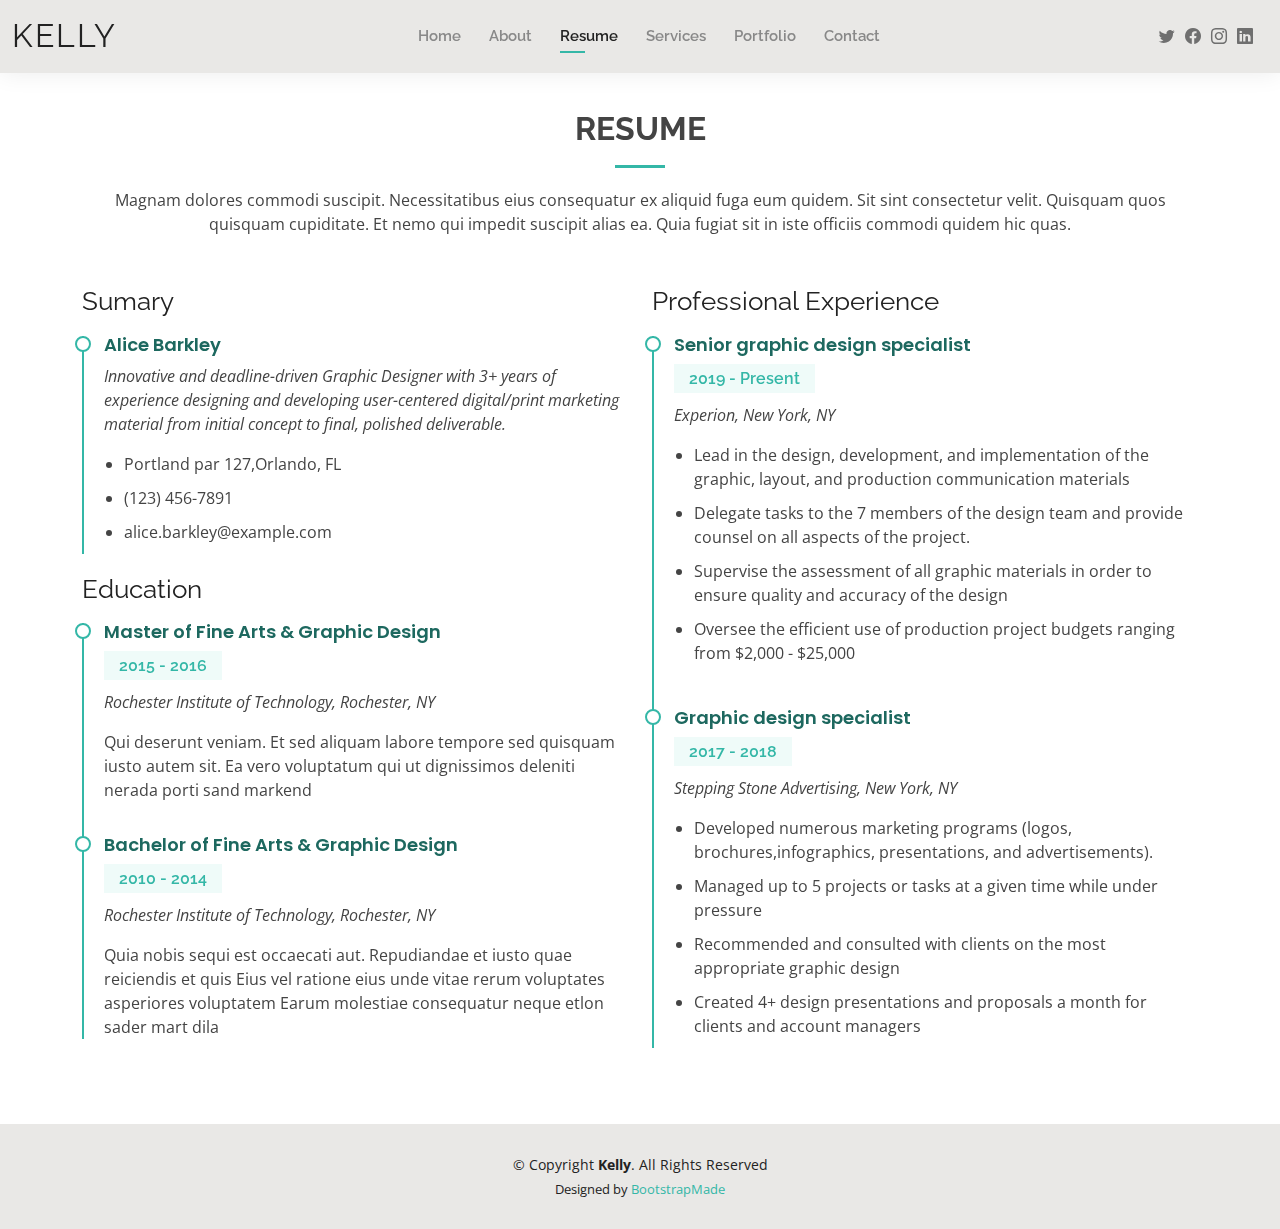
<file: resume.html>
<!DOCTYPE html>
<html lang="en">

<head>
  <meta charset="utf-8">
  <meta content="width=device-width, initial-scale=1.0" name="viewport">

  <title>Resume - Kelly Bootstrap Template</title>
  <meta content="" name="description">
  <meta content="" name="keywords">

  <!-- Favicons -->
  <link href="assets/img/favicon.png" rel="icon">
  <link href="assets/img/apple-touch-icon.png" rel="apple-touch-icon">

  <!-- Google Fonts -->
  <link href="https://fonts.googleapis.com/css?family=Open+Sans:300,300i,400,400i,600,600i,700,700i|Raleway:300,300i,400,400i,500,500i,600,600i,700,700i|Poppins:300,300i,400,400i,500,500i,600,600i,700,700i" rel="stylesheet">

  <!-- Vendor CSS Files -->
  <link href="assets/vendor/aos/aos.css" rel="stylesheet">
  <link href="assets/vendor/bootstrap/css/bootstrap.min.css" rel="stylesheet">
  <link href="assets/vendor/bootstrap-icons/bootstrap-icons.css" rel="stylesheet">
  <link href="assets/vendor/boxicons/css/boxicons.min.css" rel="stylesheet">
  <link href="assets/vendor/glightbox/css/glightbox.min.css" rel="stylesheet">
  <link href="assets/vendor/swiper/swiper-bundle.min.css" rel="stylesheet">

  <!-- Template Main CSS File -->
  <link href="assets/css/style.css" rel="stylesheet">

  <!-- =======================================================
  * Template Name: Kelly - v4.7.0
  * Template URL: https://bootstrapmade.com/kelly-free-bootstrap-cv-resume-html-template/
  * Author: BootstrapMade.com
  * License: https://bootstrapmade.com/license/
  ======================================================== -->
</head>

<body>

  <!-- ======= Header ======= -->
  <header id="header" class="fixed-top">
    <div class="container-fluid d-flex justify-content-between align-items-center">

      <h1 class="logo me-auto me-lg-0"><a href="index.html">Kelly</a></h1>
      <!-- Uncomment below if you prefer to use an image logo -->
      <!-- <a href="index.html" class="logo"><img src="assets/img/logo.png" alt="" class="img-fluid"></a>-->

      <nav id="navbar" class="navbar order-last order-lg-0">
        <ul>
          <li><a href="index.html">Home</a></li>
          <li><a href="about.html">About</a></li>
          <li><a class="active" href="resume.html">Resume</a></li>
          <li><a href="services.html">Services</a></li>
          <li><a href="portfolio.html">Portfolio</a></li>
          <li><a href="contact.html">Contact</a></li>
        </ul>
        <i class="bi bi-list mobile-nav-toggle"></i>
      </nav><!-- .navbar -->

      <div class="header-social-links">
        <a href="#" class="twitter"><i class="bi bi-twitter"></i></a>
        <a href="#" class="facebook"><i class="bi bi-facebook"></i></a>
        <a href="#" class="instagram"><i class="bi bi-instagram"></i></a>
        <a href="#" class="linkedin"><i class="bi bi-linkedin"></i></i></a>
      </div>

    </div>

  </header><!-- End Header -->

  <main id="main">

    <!-- ======= Resume Section ======= -->
    <section id="resume" class="resume">
      <div class="container" data-aos="fade-up">

        <div class="section-title">
          <h2>Resume</h2>
          <p>Magnam dolores commodi suscipit. Necessitatibus eius consequatur ex aliquid fuga eum quidem. Sit sint consectetur velit. Quisquam quos quisquam cupiditate. Et nemo qui impedit suscipit alias ea. Quia fugiat sit in iste officiis commodi quidem hic quas.</p>
        </div>

        <div class="row">
          <div class="col-lg-6">
            <h3 class="resume-title">Sumary</h3>
            <div class="resume-item pb-0">
              <h4>Alice Barkley</h4>
              <p><em>Innovative and deadline-driven Graphic Designer with 3+ years of experience designing and developing user-centered digital/print marketing material from initial concept to final, polished deliverable.</em></p>
              <p>
              <ul>
                <li>Portland par 127,Orlando, FL</li>
                <li>(123) 456-7891</li>
                <li>alice.barkley@example.com</li>
              </ul>
              </p>
            </div>

            <h3 class="resume-title">Education</h3>
            <div class="resume-item">
              <h4>Master of Fine Arts &amp; Graphic Design</h4>
              <h5>2015 - 2016</h5>
              <p><em>Rochester Institute of Technology, Rochester, NY</em></p>
              <p>Qui deserunt veniam. Et sed aliquam labore tempore sed quisquam iusto autem sit. Ea vero voluptatum qui ut dignissimos deleniti nerada porti sand markend</p>
            </div>
            <div class="resume-item">
              <h4>Bachelor of Fine Arts &amp; Graphic Design</h4>
              <h5>2010 - 2014</h5>
              <p><em>Rochester Institute of Technology, Rochester, NY</em></p>
              <p>Quia nobis sequi est occaecati aut. Repudiandae et iusto quae reiciendis et quis Eius vel ratione eius unde vitae rerum voluptates asperiores voluptatem Earum molestiae consequatur neque etlon sader mart dila</p>
            </div>
          </div>
          <div class="col-lg-6">
            <h3 class="resume-title">Professional Experience</h3>
            <div class="resume-item">
              <h4>Senior graphic design specialist</h4>
              <h5>2019 - Present</h5>
              <p><em>Experion, New York, NY </em></p>
              <p>
              <ul>
                <li>Lead in the design, development, and implementation of the graphic, layout, and production communication materials</li>
                <li>Delegate tasks to the 7 members of the design team and provide counsel on all aspects of the project. </li>
                <li>Supervise the assessment of all graphic materials in order to ensure quality and accuracy of the design</li>
                <li>Oversee the efficient use of production project budgets ranging from $2,000 - $25,000</li>
              </ul>
              </p>
            </div>
            <div class="resume-item">
              <h4>Graphic design specialist</h4>
              <h5>2017 - 2018</h5>
              <p><em>Stepping Stone Advertising, New York, NY</em></p>
              <p>
              <ul>
                <li>Developed numerous marketing programs (logos, brochures,infographics, presentations, and advertisements).</li>
                <li>Managed up to 5 projects or tasks at a given time while under pressure</li>
                <li>Recommended and consulted with clients on the most appropriate graphic design</li>
                <li>Created 4+ design presentations and proposals a month for clients and account managers</li>
              </ul>
              </p>
            </div>
          </div>
        </div>

      </div>
    </section><!-- End Resume Section -->

  </main><!-- End #main -->

  <!-- ======= Footer ======= -->
  <footer id="footer">
    <div class="container">
      <div class="copyright">
        &copy; Copyright <strong><span>Kelly</span></strong>. All Rights Reserved
      </div>
      <div class="credits">
        <!-- All the links in the footer should remain intact. -->
        <!-- You can delete the links only if you purchased the pro version. -->
        <!-- Licensing information: https://bootstrapmade.com/license/ -->
        <!-- Purchase the pro version with working PHP/AJAX contact form: https://bootstrapmade.com/kelly-free-bootstrap-cv-resume-html-template/ -->
        Designed by <a href="https://bootstrapmade.com/">BootstrapMade</a>
      </div>
    </div>
  </footer><!-- End  Footer -->

  <div id="preloader"></div>
  <a href="#" class="back-to-top d-flex align-items-center justify-content-center"><i class="bi bi-arrow-up-short"></i></a>

  <!-- Vendor JS Files -->
  <script src="assets/vendor/purecounter/purecounter.js"></script>
  <script src="assets/vendor/aos/aos.js"></script>
  <script src="assets/vendor/bootstrap/js/bootstrap.bundle.min.js"></script>
  <script src="assets/vendor/glightbox/js/glightbox.min.js"></script>
  <script src="assets/vendor/isotope-layout/isotope.pkgd.min.js"></script>
  <script src="assets/vendor/swiper/swiper-bundle.min.js"></script>
  <script src="assets/vendor/waypoints/noframework.waypoints.js"></script>
  <script src="assets/vendor/php-email-form/validate.js"></script>

  <!-- Template Main JS File -->
  <script src="assets/js/main.js"></script>

</body>

</html>
</file>
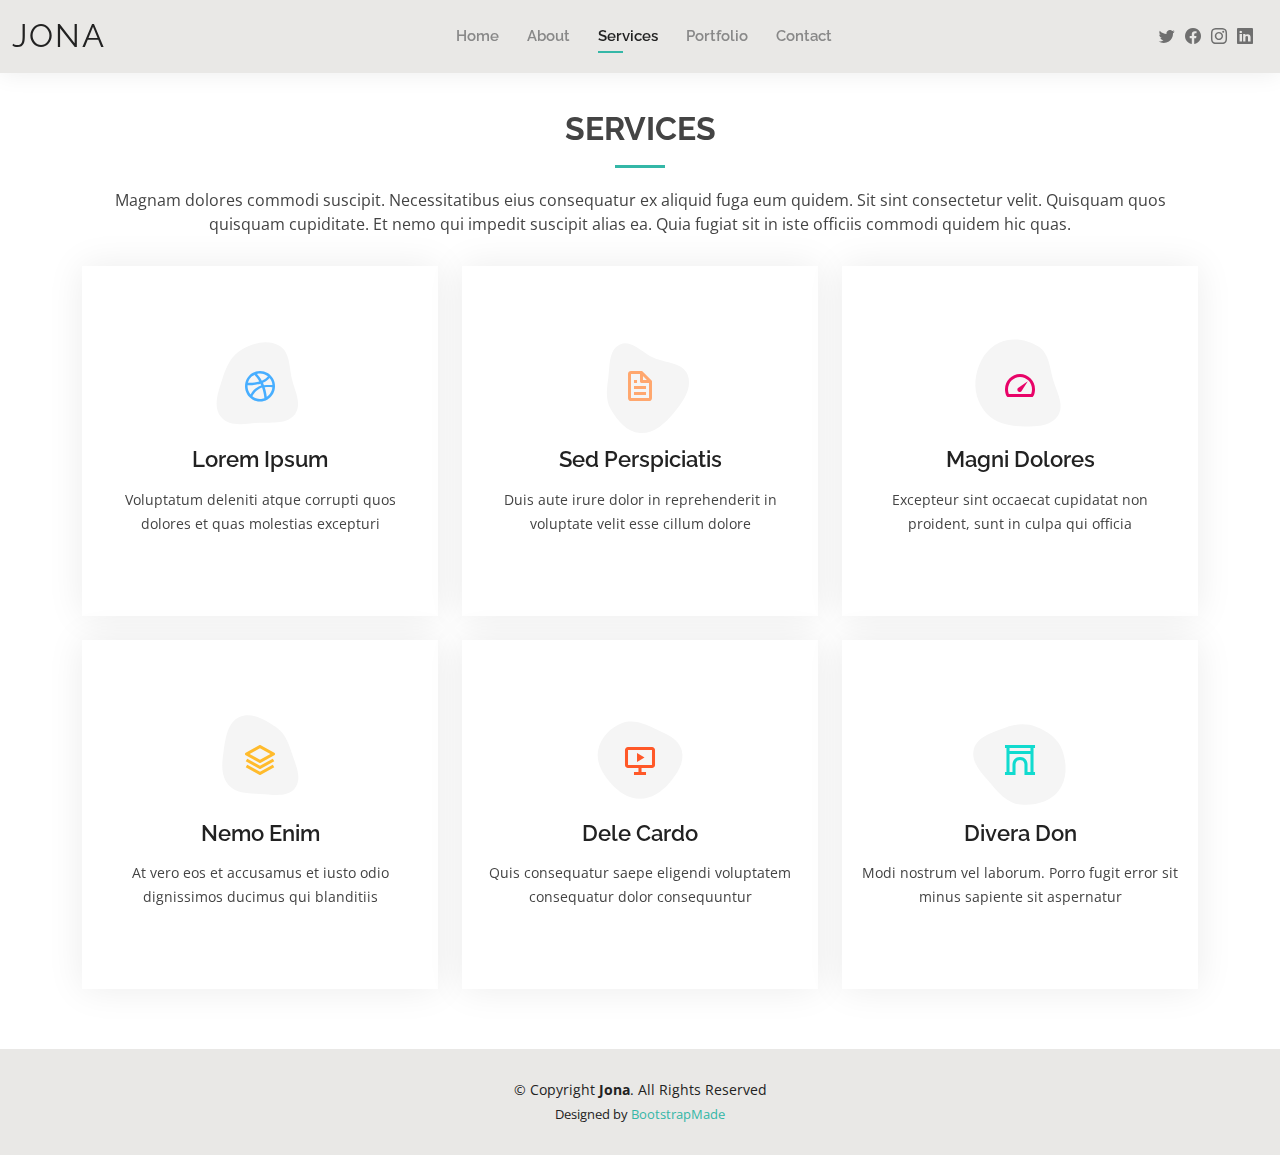
<file: services.html>
<!DOCTYPE html>
<html lang="en">

<head>
  <meta charset="utf-8">
  <meta content="width=device-width, initial-scale=1.0" name="viewport">

  <title>Services - Kelly Bootstrap Template</title>
  <meta content="" name="description">
  <meta content="" name="keywords">

  <!-- Favicons -->
  <link href="assets/img/favicon.png" rel="icon">
  <link href="assets/img/apple-touch-icon.png" rel="apple-touch-icon">

  <!-- Google Fonts -->
  <link href="https://fonts.googleapis.com/css?family=Open+Sans:300,300i,400,400i,600,600i,700,700i|Raleway:300,300i,400,400i,500,500i,600,600i,700,700i|Poppins:300,300i,400,400i,500,500i,600,600i,700,700i" rel="stylesheet">

  <!-- Vendor CSS Files -->
  <link href="assets/vendor/aos/aos.css" rel="stylesheet">
  <link href="assets/vendor/bootstrap/css/bootstrap.min.css" rel="stylesheet">
  <link href="assets/vendor/bootstrap-icons/bootstrap-icons.css" rel="stylesheet">
  <link href="assets/vendor/boxicons/css/boxicons.min.css" rel="stylesheet">
  <link href="assets/vendor/glightbox/css/glightbox.min.css" rel="stylesheet">
  <link href="assets/vendor/swiper/swiper-bundle.min.css" rel="stylesheet">

  <!-- Template Main CSS File -->
  <link href="assets/css/style.css" rel="stylesheet">

  <!-- =======================================================
  * Template Name: Kelly - v4.7.0
  * Template URL: https://bootstrapmade.com/kelly-free-bootstrap-cv-resume-html-template/
  * Author: BootstrapMade.com
  * License: https://bootstrapmade.com/license/
  ======================================================== -->
</head>

<body>

  <!-- ======= Header ======= -->
  <header id="header" class="fixed-top">
    <div class="container-fluid d-flex justify-content-between align-items-center">

      <h1 class="logo me-auto me-lg-0"><a href="index.html">Jona</a></h1>
      <!-- Uncomment below if you prefer to use an image logo -->
      <!-- <a href="index.html" class="logo"><img src="assets/img/logo.png" alt="" class="img-fluid"></a>-->

      <nav id="navbar" class="navbar order-last order-lg-0">
        <ul>
          <li><a href="index.html">Home</a></li>
          <li><a href="about.html">About</a></li>
          <!-- <li><a href="resume.html">Resume</a></li> -->
          <li><a class="active" href="services.html">Services</a></li>
          <li><a href="portfolio.html">Portfolio</a></li>
          <li><a href="contact.html">Contact</a></li>
        </ul>
        <i class="bi bi-list mobile-nav-toggle"></i>
      </nav><!-- .navbar -->

      <div class="header-social-links">
        <a href="#" class="twitter"><i class="bi bi-twitter"></i></a>
        <a href="#" class="facebook"><i class="bi bi-facebook"></i></a>
        <a href="#" class="instagram"><i class="bi bi-instagram"></i></a>
        <a href="#" class="linkedin"><i class="bi bi-linkedin"></i></i></a>
      </div>

    </div>

  </header><!-- End Header -->

  <main id="main">

    <!-- ======= Services Section ======= -->
    <section id="services" class="services">
      <div class="container" data-aos="fade-up">

        <div class="section-title">
          <h2>Services</h2>
          <p>Magnam dolores commodi suscipit. Necessitatibus eius consequatur ex aliquid fuga eum quidem. Sit sint consectetur velit. Quisquam quos quisquam cupiditate. Et nemo qui impedit suscipit alias ea. Quia fugiat sit in iste officiis commodi quidem hic quas.</p>
        </div>

        <div class="row">
          <div class="col-lg-4 col-md-6 d-flex align-items-stretch" data-aos="zoom-in" data-aos-delay="100">
            <div class="icon-box iconbox-blue">
              <div class="icon">
                <svg width="100" height="100" viewBox="0 0 600 600" xmlns="http://www.w3.org/2000/svg">
                  <path stroke="none" stroke-width="0" fill="#f5f5f5" d="M300,521.0016835830174C376.1290562159157,517.8887921683347,466.0731472004068,529.7835943286574,510.70327084640275,468.03025145048787C554.3714126377745,407.6079735673963,508.03601936045806,328.9844924480964,491.2728898941984,256.3432110539036C474.5976632858925,184.082847569629,479.9380746630129,96.60480741107993,416.23090153303,58.64404602377083C348.86323505073057,18.502131276798302,261.93793281208167,40.57373210992963,193.5410806939664,78.93577620505333C130.42746243093433,114.334589627462,98.30271207620316,179.96522072025542,76.75703585869454,249.04625023123273C51.97151888228291,328.5150500222984,13.704378332031375,421.85034740162234,66.52175969318436,486.19268352777647C119.04800174914682,550.1803526380478,217.28368757567262,524.383925680826,300,521.0016835830174"></path>
                </svg>
                <i class="bx bxl-dribbble"></i>
              </div>
              <h4><a href="">Lorem Ipsum</a></h4>
              <p>Voluptatum deleniti atque corrupti quos dolores et quas molestias excepturi</p>
            </div>
          </div>

          <div class="col-lg-4 col-md-6 d-flex align-items-stretch mt-4 mt-md-0" data-aos="zoom-in" data-aos-delay="200">
            <div class="icon-box iconbox-orange ">
              <div class="icon">
                <svg width="100" height="100" viewBox="0 0 600 600" xmlns="http://www.w3.org/2000/svg">
                  <path stroke="none" stroke-width="0" fill="#f5f5f5" d="M300,582.0697525312426C382.5290701553225,586.8405444964366,449.9789794690241,525.3245884688669,502.5850820975895,461.55621195738473C556.606425686781,396.0723002908107,615.8543463187945,314.28637112970534,586.6730223649479,234.56875336149918C558.9533121215079,158.8439757836574,454.9685369536778,164.00468322053177,381.49747125262974,130.76875717737553C312.15926192815925,99.40240125094834,248.97055460311594,18.661163978235184,179.8680185752513,50.54337015887873C110.5421016452524,82.52863877960104,119.82277516462835,180.83849132639028,109.12597500060166,256.43424936330496C100.08760227029461,320.3096726198365,92.17705696193138,384.0621239912766,124.79988738764834,439.7174275375508C164.83382741302287,508.01625554203684,220.96474134820875,577.5009287672846,300,582.0697525312426"></path>
                </svg>
                <i class="bx bx-file"></i>
              </div>
              <h4><a href="">Sed Perspiciatis</a></h4>
              <p>Duis aute irure dolor in reprehenderit in voluptate velit esse cillum dolore</p>
            </div>
          </div>

          <div class="col-lg-4 col-md-6 d-flex align-items-stretch mt-4 mt-lg-0" data-aos="zoom-in" data-aos-delay="300">
            <div class="icon-box iconbox-pink">
              <div class="icon">
                <svg width="100" height="100" viewBox="0 0 600 600" xmlns="http://www.w3.org/2000/svg">
                  <path stroke="none" stroke-width="0" fill="#f5f5f5" d="M300,541.5067337569781C382.14930387511276,545.0595476570109,479.8736841581634,548.3450877840088,526.4010558755058,480.5488172755941C571.5218469581645,414.80211281144784,517.5187510058486,332.0715597781072,496.52539010469104,255.14436215662573C477.37192572678356,184.95920475031193,473.57363656557914,105.61284051026155,413.0603344069578,65.22779650032875C343.27470386102294,18.654635553484475,251.2091493199835,5.337323636656869,175.0934190732945,40.62881213300186C97.87086631185822,76.43348514350839,51.98124368387456,156.15599469081315,36.44837278890362,239.84606092416172C21.716077023791087,319.22268207091537,43.775223500013084,401.1760424656574,96.891909868211,461.97329694683043C147.22146801428983,519.5804099606455,223.5754009179313,538.201503339737,300,541.5067337569781"></path>
                </svg>
                <i class="bx bx-tachometer"></i>
              </div>
              <h4><a href="">Magni Dolores</a></h4>
              <p>Excepteur sint occaecat cupidatat non proident, sunt in culpa qui officia</p>
            </div>
          </div>

          <div class="col-lg-4 col-md-6 d-flex align-items-stretch mt-4" data-aos="zoom-in" data-aos-delay="100">
            <div class="icon-box iconbox-yellow">
              <div class="icon">
                <svg width="100" height="100" viewBox="0 0 600 600" xmlns="http://www.w3.org/2000/svg">
                  <path stroke="none" stroke-width="0" fill="#f5f5f5" d="M300,503.46388370962813C374.79870501325706,506.71871716319447,464.8034551963731,527.1746412648533,510.4981551193396,467.86667711651364C555.9287308511215,408.9015244558933,512.6030010748507,327.5744911775523,490.211057578863,256.5855673507754C471.097692560561,195.9906835881958,447.69079081568157,138.11976852964426,395.19560036434837,102.3242989838813C329.3053358748298,57.3949838291264,248.02791733380457,8.279543830951368,175.87071277845988,42.242879143198664C103.41431057327972,76.34704239035025,93.79494320519305,170.9812938413882,81.28167332365135,250.07896920659033C70.17666984294237,320.27484674793965,64.84698225790005,396.69656628748305,111.28512138212992,450.4950937839243C156.20124167950087,502.5303643271138,231.32542653798444,500.4755392045468,300,503.46388370962813"></path>
                </svg>
                <i class="bx bx-layer"></i>
              </div>
              <h4><a href="">Nemo Enim</a></h4>
              <p>At vero eos et accusamus et iusto odio dignissimos ducimus qui blanditiis</p>
            </div>
          </div>

          <div class="col-lg-4 col-md-6 d-flex align-items-stretch mt-4" data-aos="zoom-in" data-aos-delay="200">
            <div class="icon-box iconbox-red">
              <div class="icon">
                <svg width="100" height="100" viewBox="0 0 600 600" xmlns="http://www.w3.org/2000/svg">
                  <path stroke="none" stroke-width="0" fill="#f5f5f5" d="M300,532.3542879108572C369.38199826031484,532.3153073249985,429.10787420159085,491.63046689027357,474.5244479745417,439.17860296908856C522.8885846962883,383.3225815378663,569.1668002868075,314.3205725914397,550.7432151929288,242.7694973846089C532.6665558377875,172.5657663291529,456.2379748765914,142.6223662098291,390.3689995646985,112.34683881706744C326.66090330228417,83.06452184765237,258.84405631176094,53.51806209861945,193.32584062364296,78.48882559362697C121.61183558270385,105.82097193414197,62.805066853699245,167.19869350419734,48.57481801355237,242.6138429142374C34.843463184063346,315.3850353017275,76.69343916112496,383.4422959591041,125.22947124332185,439.3748458443577C170.7312796277747,491.8107796887764,230.57421082200815,532.3932930995766,300,532.3542879108572"></path>
                </svg>
                <i class="bx bx-slideshow"></i>
              </div>
              <h4><a href="">Dele Cardo</a></h4>
              <p>Quis consequatur saepe eligendi voluptatem consequatur dolor consequuntur</p>
            </div>
          </div>

          <div class="col-lg-4 col-md-6 d-flex align-items-stretch mt-4" data-aos="zoom-in" data-aos-delay="300">
            <div class="icon-box iconbox-teal">
              <div class="icon">
                <svg width="100" height="100" viewBox="0 0 600 600" xmlns="http://www.w3.org/2000/svg">
                  <path stroke="none" stroke-width="0" fill="#f5f5f5" d="M300,566.797414625762C385.7384707136149,576.1784315230908,478.7894351017131,552.8928747891023,531.9192734346935,484.94944893311C584.6109503024035,417.5663521118492,582.489472248146,322.67544863468447,553.9536738515405,242.03673114598146C529.1557734026468,171.96086150256528,465.24506316201064,127.66468636344209,395.9583748389544,100.7403814666027C334.2173773831606,76.7482773500951,269.4350130405921,84.62216499799875,207.1952322260088,107.2889140133804C132.92018162631612,134.33871894543012,41.79353780512637,160.00259165414826,22.644507872594943,236.69541883565114C3.319112789854554,314.0945973066697,72.72355303640163,379.243833228382,124.04198916343866,440.3218312028393C172.9286146004772,498.5055451809895,224.45579914871206,558.5317968840102,300,566.797414625762"></path>
                </svg>
                <i class="bx bx-arch"></i>
              </div>
              <h4><a href="">Divera Don</a></h4>
              <p>Modi nostrum vel laborum. Porro fugit error sit minus sapiente sit aspernatur</p>
            </div>
          </div>

        </div>

      </div>
    </section><!-- End Services Section -->

  </main><!-- End #main -->

  <!-- ======= Footer ======= -->
  <footer id="footer">
    <div class="container">
      <div class="copyright">
        &copy; Copyright <strong><span>Jona</span></strong>. All Rights Reserved
      </div>
      <div class="credits">
        <!-- All the links in the footer should remain intact. -->
        <!-- You can delete the links only if you purchased the pro version. -->
        <!-- Licensing information: https://bootstrapmade.com/license/ -->
        <!-- Purchase the pro version with working PHP/AJAX contact form: https://bootstrapmade.com/kelly-free-bootstrap-cv-resume-html-template/ -->
        Designed by <a href="https://bootstrapmade.com/">BootstrapMade</a>
      </div>
    </div>
  </footer><!-- End  Footer -->

  <div id="preloader"></div>
  <a href="#" class="back-to-top d-flex align-items-center justify-content-center"><i class="bi bi-arrow-up-short"></i></a>

  <!-- Vendor JS Files -->
  <script src="assets/vendor/purecounter/purecounter.js"></script>
  <script src="assets/vendor/aos/aos.js"></script>
  <script src="assets/vendor/bootstrap/js/bootstrap.bundle.min.js"></script>
  <script src="assets/vendor/glightbox/js/glightbox.min.js"></script>
  <script src="assets/vendor/isotope-layout/isotope.pkgd.min.js"></script>
  <script src="assets/vendor/swiper/swiper-bundle.min.js"></script>
  <script src="assets/vendor/waypoints/noframework.waypoints.js"></script>
  <script src="assets/vendor/php-email-form/validate.js"></script>

  <!-- Template Main JS File -->
  <script src="assets/js/main.js"></script>

</body>

</html>
</file>
<file: assets/css/style.css>
/**
* Template Name: Kelly - v4.7.0
* Template URL: https://bootstrapmade.com/kelly-free-bootstrap-cv-resume-html-template/
* Author: BootstrapMade.com
* License: https://bootstrapmade.com/license/
*/

/*--------------------------------------------------------------
# General
--------------------------------------------------------------*/
body {
  font-family: "Open Sans", sans-serif;
  color: #444444;
}

a {
  color: #34b7a7;
  text-decoration: none;
}

a:hover {
  color: #51cdbe;
  text-decoration: none;
}

h1, h2, h3, h4, h5, h6 {
  font-family: "Raleway", sans-serif;
}

#main {
  margin-top: 50px;
}
@media (max-width: 992px) {
  #main {
    margin-top: 30px;
  }
}

/*--------------------------------------------------------------
# Preloader
--------------------------------------------------------------*/
#preloader {
  position: fixed;
  top: 0;
  left: 0;
  right: 0;
  bottom: 0;
  z-index: 9999;
  overflow: hidden;
  background: #fff;
}

#preloader:before {
  content: "";
  position: fixed;
  top: calc(50% - 30px);
  left: calc(50% - 30px);
  border: 6px solid #34b7a7;
  border-top-color: #dcf5f2;
  border-radius: 50%;
  width: 60px;
  height: 60px;
  -webkit-animation: animate-preloader 1s linear infinite;
  animation: animate-preloader 1s linear infinite;
}

@-webkit-keyframes animate-preloader {
  0% {
    transform: rotate(0deg);
  }
  100% {
    transform: rotate(360deg);
  }
}

@keyframes animate-preloader {
  0% {
    transform: rotate(0deg);
  }
  100% {
    transform: rotate(360deg);
  }
}
/*--------------------------------------------------------------
# Back to top button
--------------------------------------------------------------*/
.back-to-top {
  position: fixed;
  visibility: hidden;
  opacity: 0;
  right: 15px;
  bottom: 15px;
  z-index: 996;
  background: #34b7a7;
  width: 40px;
  height: 40px;
  border-radius: 50px;
  transition: all 0.4s;
}
.back-to-top i {
  font-size: 24px;
  color: #fff;
  line-height: 0;
}
.back-to-top:hover {
  background: #49cbbb;
  color: #fff;
}
.back-to-top.active {
  visibility: visible;
  opacity: 1;
}

/*--------------------------------------------------------------
# Header
--------------------------------------------------------------*/
#header {
  background: #e9e8e6;
  box-shadow: 0px 0px 25px 0 rgba(0, 0, 0, 0.08);
  z-index: 997;
  padding: 15px 0;
}
#header .logo {
  font-size: 32px;
  margin: 0;
  padding: 0;
  line-height: 1;
  font-weight: 400;
  letter-spacing: 2px;
  text-transform: uppercase;
}
#header .logo a {
  color: #222222;
}
#header .logo img {
  max-height: 40px;
}
@media (max-width: 992px) {
  #header .logo {
    font-size: 28px;
  }
}

/*--------------------------------------------------------------
# Header Social Links
--------------------------------------------------------------*/
.header-social-links {
  padding-right: 15px;
}
.header-social-links a {
  color: #6f6f6f;
  padding-left: 6px;
  display: inline-block;
  line-height: 0px;
  transition: 0.3s;
  font-size: 16px;
}
.header-social-links a:hover {
  color: #34b7a7;
}

/*--------------------------------------------------------------
# Navigation Menu
--------------------------------------------------------------*/
/**
* Desktop Navigation 
*/
.navbar {
  padding: 0;
}
.navbar ul {
  margin: 0;
  padding: 0;
  display: flex;
  list-style: none;
  align-items: center;
}
.navbar li {
  position: relative;
  padding: 10px 0 10px 28px;
}
.navbar a, .navbar a:focus {
  display: flex;
  align-items: center;
  justify-content: space-between;
  font-family: "Raleway", sans-serif;
  font-size: 15px;
  font-weight: 600;
  color: #888888;
  white-space: nowrap;
  transition: 0.3s;
  position: relative;
}
.navbar a i, .navbar a:focus i {
  font-size: 12px;
  line-height: 0;
  margin-left: 5px;
}
.navbar > ul > li > a:before {
  content: "";
  position: absolute;
  width: 0;
  height: 2px;
  bottom: -5px;
  left: 0;
  background-color: #34b7a7;
  visibility: hidden;
  width: 0px;
  transition: all 0.3s ease-in-out 0s;
}
.navbar a:hover:before, .navbar li:hover > a:before, .navbar .active:before {
  visibility: visible;
  width: 25px;
}
.navbar a:hover, .navbar .active, .navbar .active:focus, .navbar li:hover > a {
  color: #222222;
}
.navbar .dropdown ul {
  display: block;
  position: absolute;
  left: 14px;
  top: calc(100% + 30px);
  margin: 0;
  padding: 10px 0;
  z-index: 99;
  opacity: 0;
  visibility: hidden;
  background: #fff;
  box-shadow: 0px 0px 30px rgba(127, 137, 161, 0.25);
  transition: 0.3s;
  border-radius: 4px;
}
.navbar .dropdown ul li {
  min-width: 200px;
  padding: 0;
}
.navbar .dropdown ul a {
  padding: 10px 20px;
  font-size: 15px;
  text-transform: none;
  font-weight: 600;
}
.navbar .dropdown ul a i {
  font-size: 12px;
}
.navbar .dropdown ul a:hover, .navbar .dropdown ul .active:hover, .navbar .dropdown ul li:hover > a {
  color: #34b7a7;
}
.navbar .dropdown:hover > ul {
  opacity: 1;
  top: 100%;
  visibility: visible;
}
.navbar .dropdown .dropdown ul {
  top: 0;
  left: calc(100% - 30px);
  visibility: hidden;
}
.navbar .dropdown .dropdown:hover > ul {
  opacity: 1;
  top: 0;
  left: 100%;
  visibility: visible;
}
@media (max-width: 1366px) {
  .navbar .dropdown .dropdown ul {
    left: -90%;
  }
  .navbar .dropdown .dropdown:hover > ul {
    left: -100%;
  }
}

/**
* Mobile Navigation 
*/
.mobile-nav-toggle {
  color: #222222;
  font-size: 28px;
  cursor: pointer;
  display: none;
  line-height: 0;
  transition: 0.5s;
}
.mobile-nav-toggle.bi-x {
  color: #fff;
}

@media (max-width: 991px) {
  .mobile-nav-toggle {
    display: block;
  }

  .navbar ul {
    display: none;
  }
}
.navbar-mobile {
  position: fixed;
  overflow: hidden;
  top: 0;
  right: 0;
  left: 0;
  bottom: 0;
  background: rgba(9, 9, 9, 0.9);
  transition: 0.3s;
  z-index: 999;
}
.navbar-mobile .mobile-nav-toggle {
  position: absolute;
  top: 15px;
  right: 15px;
}
.navbar-mobile ul {
  display: block;
  position: absolute;
  top: 55px;
  right: 15px;
  bottom: 15px;
  left: 15px;
  padding: 10px 0;
  border-radius: 10px;
  background-color: #fff;
  overflow-y: auto;
  transition: 0.3s;
}
.navbar-mobile a, .navbar-mobile a:focus {
  font-size: 15px;
  padding-right: 15px;
  color: #222222;
}
.navbar-mobile a:hover, .navbar-mobile .active, .navbar-mobile li:hover > a {
  color: #34b7a7;
}
.navbar-mobile .getstarted, .navbar-mobile .getstarted:focus {
  margin: 15px;
}
.navbar-mobile .dropdown ul {
  position: static;
  display: none;
  margin: 10px 20px;
  padding: 10px 0;
  z-index: 99;
  opacity: 1;
  visibility: visible;
  background: #fff;
  box-shadow: 0px 0px 30px rgba(127, 137, 161, 0.25);
}
.navbar-mobile .dropdown ul li {
  min-width: 200px;
}
.navbar-mobile .dropdown ul a {
  padding: 10px 20px;
}
.navbar-mobile .dropdown ul a i {
  font-size: 12px;
}
.navbar-mobile .dropdown ul a:hover, .navbar-mobile .dropdown ul .active:hover, .navbar-mobile .dropdown ul li:hover > a {
  color: #34b7a7;
}
.navbar-mobile .dropdown > .dropdown-active {
  display: block;
}

/*--------------------------------------------------------------
# Hero Section
--------------------------------------------------------------*/
#hero {
  width: 100%;
  height: 100vh;
  background: url("../img/hero-bg.jpg") top right;
  background-size: cover;
}
#hero .container {
  padding-top: 70px;
  position: relative;
  
}
@media (max-width: 992px) {
  #hero .container {
    padding-top: 58px;
  }
}
#hero h1 {
  margin: 0;
  font-size: 48px;
  font-weight: 700;
  line-height: 56px;
  color: #fff;
}
#hero h2 {
  color: #fff;
  margin: 10px 0 0 0;
  font-size: 22px;
}
#hero .btn-about {
  font-family: "Raleway", sans-serif;
  text-transform: uppercase;
  font-weight: 600;
  font-size: 12px;
  letter-spacing: 1px;
  display: inline-block;
  padding: 12px 40px;
  border-radius: 50px;
  transition: 0.5s;
  margin-top: 30px;
  color: #fff;
  background: #34b7a7;
}
#hero .btn-about:hover {
  background: #3dc8b7;
}
@media (min-width: 1024px) {
  #hero {
    background-attachment: fixed;
  }
}
@media (max-width: 992px) {
  #hero:before {
    content: "";
    background: rgba(255, 255, 255, 0.8);
    position: absolute;
    bottom: 0;
    top: 0;
    left: 0;
    right: 0;
  }
  #hero h1 {
    font-size: 28px;
    line-height: 36px;
  }
  #hero h2 {
    font-size: 18px;
    line-height: 24px;
  }
}

/*--------------------------------------------------------------
# Sections General
--------------------------------------------------------------*/
section {
  padding: 60px 0;
}

.section-bg {
  background-color: #e7f8f6;
}

.section-title {
  text-align: center;
  padding-bottom: 30px;
}
.section-title h2 {
  font-size: 32px;
  font-weight: bold;
  text-transform: uppercase;
  margin-bottom: 20px;
  padding-bottom: 20px;
  position: relative;
}
.section-title h2::after {
  content: "";
  position: absolute;
  display: block;
  width: 50px;
  height: 3px;
  background: #34b7a7;
  bottom: 0;
  left: calc(50% - 25px);
}
.section-title p {
  margin-bottom: 0;
}

/*--------------------------------------------------------------
# Cta
--------------------------------------------------------------*/
.cta {
  background: linear-gradient(rgba(0, 0, 0, 0.6), rgba(0, 0, 0, 0.6)), url("../img/bg-1.jpg") fixed center center;
  background-size: cover;
  padding: 80px 0;
}
.cta h3 {
  color: #fff;
  font-size: 28px;
  font-weight: 700;
}
.cta p {
  color: #fff;
}
.cta .cta-btn {
  font-family: "Raleway", sans-serif;
  text-transform: uppercase;
  font-weight: 500;
  font-size: 16px;
  letter-spacing: 1px;
  display: inline-block;
  padding: 8px 20px;
  border-radius: 2px;
  transition: 0.5s;
  margin: 10px;
  border: 2px solid #fff;
  color: #fff;
}
.cta .cta-btn:hover {
  background: #34b7a7;
  border: 2px solid #34b7a7;
}
@media (max-width: 1024px) {
  .cta {
    background-attachment: scroll;
  }
}
@media (min-width: 769px) {
  .cta .cta-btn-container {
    display: flex;
    align-items: center;
    justify-content: flex-end;
  }
}

/*--------------------------------------------------------------
# About
--------------------------------------------------------------*/
.about .content h3 {
  font-weight: 700;
  font-size: 26px;
  color: #555555;
}
.about .content ul {
  list-style: none;
  padding: 0;
}
.about .content ul li {
  padding-bottom: 10px;
}
.about .content ul i {
  font-size: 20px;
  padding-right: 2px;
  color: #34b7a7;
}
.about .content p:last-child {
  margin-bottom: 0;
}

/*--------------------------------------------------------------
# Skills
--------------------------------------------------------------*/
.skills .progress {
  height: 60px;
  display: block;
  background: none;
  border-radius: 0;
}
.skills .progress .skill {
  padding: 10px 0;
  margin: 0 0 6px 0;
  text-transform: uppercase;
  display: block;
  font-weight: 600;
  font-family: "Poppins", sans-serif;
  color: #222222;
}
.skills .progress .skill .val {
  float: right;
  font-style: normal;
}
.skills .progress-bar-wrap {
  background: #f3f3f3;
}
.skills .progress-bar {
  width: 1px;
  height: 10px;
  transition: 0.9s;
  background-color: #34b7a7;
}

/*--------------------------------------------------------------
# Facts
--------------------------------------------------------------*/
.facts .counters span {
  font-size: 48px;
  display: block;
  color: #34b7a7;
}
.facts .counters p {
  padding: 0;
  margin: 0 0 20px 0;
  font-family: "Raleway", sans-serif;
  font-size: 14px;
}

/*--------------------------------------------------------------
# Testimonials
--------------------------------------------------------------*/
.testimonials .section-header {
  margin-bottom: 40px;
}
.testimonials .testimonials-carousel, .testimonials .testimonials-slider {
  overflow: hidden;
}
.testimonials .testimonial-item {
  text-align: center;
}
.testimonials .testimonial-item .testimonial-img {
  width: 120px;
  border-radius: 50%;
  border: 4px solid #fff;
  margin: 0 auto;
}
.testimonials .testimonial-item h3 {
  font-size: 20px;
  font-weight: bold;
  margin: 10px 0 5px 0;
  color: #111;
}
.testimonials .testimonial-item h4 {
  font-size: 14px;
  color: #999;
  margin: 0 0 15px 0;
}
.testimonials .testimonial-item .quote-icon-left, .testimonials .testimonial-item .quote-icon-right {
  color: #c8efea;
  font-size: 26px;
}
.testimonials .testimonial-item .quote-icon-left {
  display: inline-block;
  left: -5px;
  position: relative;
}
.testimonials .testimonial-item .quote-icon-right {
  display: inline-block;
  right: -5px;
  position: relative;
  top: 10px;
}
.testimonials .testimonial-item p {
  font-style: italic;
  margin: 0 auto 15px auto;
}
@media (min-width: 992px) {
  .testimonials .testimonial-item p {
    width: 80%;
  }
}
.testimonials .swiper-pagination {
  margin-top: 20px;
  position: relative;
}
.testimonials .swiper-pagination .swiper-pagination-bullet {
  width: 12px;
  height: 12px;
  background-color: #fff;
  opacity: 1;
  border: 1px solid #34b7a7;
}
.testimonials .swiper-pagination .swiper-pagination-bullet-active {
  background-color: #34b7a7;
}

/*--------------------------------------------------------------
# Resume
--------------------------------------------------------------*/
.resume .resume-title {
  font-size: 26px;
  font-weight: 400;
  margin-top: 20px;
  margin-bottom: 20px;
  color: #222222;
}
.resume .resume-item {
  padding: 0 0 20px 20px;
  margin-top: -2px;
  border-left: 2px solid #34b7a7;
  position: relative;
}
.resume .resume-item h4 {
  line-height: 18px;
  font-size: 18px;
  font-weight: 600;
  font-family: "Poppins", sans-serif;
  color: #1d685f;
  margin-bottom: 10px;
}
.resume .resume-item h5 {
  font-size: 16px;
  background: #effbf9;
  padding: 5px 15px;
  display: inline-block;
  font-weight: 600;
  margin-bottom: 10px;
  color: #34b7a7;
}
.resume .resume-item ul {
  padding-left: 20px;
}
.resume .resume-item ul li {
  padding-bottom: 10px;
}
.resume .resume-item:last-child {
  padding-bottom: 0;
}
.resume .resume-item::before {
  content: "";
  position: absolute;
  width: 16px;
  height: 16px;
  border-radius: 50px;
  left: -9px;
  top: 0;
  background: #fff;
  border: 2px solid #34b7a7;
}

/*--------------------------------------------------------------
# Services
--------------------------------------------------------------*/
.services .icon-box {
  text-align: center;
  padding: 70px 20px 80px 20px;
  transition: all ease-in-out 0.3s;
  background: #fff;
  box-shadow: 0px 0 35px 0 rgba(0, 0, 0, 0.08);
}
.services .icon-box .icon {
  margin: 0 auto;
  width: 100px;
  height: 100px;
  display: flex;
  align-items: center;
  justify-content: center;
  transition: ease-in-out 0.3s;
  position: relative;
}
.services .icon-box .icon i {
  font-size: 36px;
  transition: 0.5s;
  position: relative;
}
.services .icon-box .icon svg {
  position: absolute;
  top: 0;
  left: 0;
}
.services .icon-box .icon svg path {
  transition: 0.5s;
  fill: #f5f5f5;
}
.services .icon-box h4 {
  font-weight: 600;
  margin: 10px 0 15px 0;
  font-size: 22px;
}
.services .icon-box h4 a {
  color: #222222;
  transition: ease-in-out 0.3s;
}
.services .icon-box p {
  line-height: 24px;
  font-size: 14px;
  margin-bottom: 0;
}
.services .iconbox-blue i {
  color: #47aeff;
}
.services .iconbox-blue:hover .icon i {
  color: #fff;
}
.services .iconbox-blue:hover .icon path {
  fill: #47aeff;
}
.services .iconbox-orange i {
  color: #ffa76e;
}
.services .iconbox-orange:hover .icon i {
  color: #fff;
}
.services .iconbox-orange:hover .icon path {
  fill: #ffa76e;
}
.services .iconbox-pink i {
  color: #e80368;
}
.services .iconbox-pink:hover .icon i {
  color: #fff;
}
.services .iconbox-pink:hover .icon path {
  fill: #e80368;
}
.services .iconbox-yellow i {
  color: #ffbb2c;
}
.services .iconbox-yellow:hover .icon i {
  color: #fff;
}
.services .iconbox-yellow:hover .icon path {
  fill: #ffbb2c;
}
.services .iconbox-red i {
  color: #ff5828;
}
.services .iconbox-red:hover .icon i {
  color: #fff;
}
.services .iconbox-red:hover .icon path {
  fill: #ff5828;
}
.services .iconbox-teal i {
  color: #11dbcf;
}
.services .iconbox-teal:hover .icon i {
  color: #fff;
}
.services .iconbox-teal:hover .icon path {
  fill: #11dbcf;
}

/*--------------------------------------------------------------
# Portfolio
--------------------------------------------------------------*/
.portfolio .portfolio-item {
  margin-bottom: 30px;
}
.portfolio #portfolio-flters {
  padding: 0;
  margin: 0 auto 20px auto;
  list-style: none;
  text-align: center;
}
.portfolio #portfolio-flters li {
  cursor: pointer;
  display: inline-block;
  padding: 8px 16px 10px 16px;
  font-size: 13px;
  font-weight: 500;
  line-height: 1;
  text-transform: uppercase;
  color: #444444;
  margin-bottom: 5px;
  transition: all 0.3s ease-in-out;
  border-radius: 50px;
}
.portfolio #portfolio-flters li:hover, .portfolio #portfolio-flters li.filter-active {
  color: #fff;
  background: #34b7a7;
}
.portfolio #portfolio-flters li:last-child {
  margin-right: 0;
}
.portfolio .portfolio-wrap {
  transition: 0.3s;
  position: relative;
  overflow: hidden;
  z-index: 1;
  background: rgba(34, 34, 34, 0.6);
}
.portfolio .portfolio-wrap::before {
  content: "";
  background: rgba(34, 34, 34, 0.6);
  position: absolute;
  left: 0;
  right: 0;
  top: 0;
  bottom: 0;
  transition: all ease-in-out 0.3s;
  z-index: 2;
  opacity: 0;
}
.portfolio .portfolio-wrap img {
  transition: all ease-in-out 0.3s;
}
.portfolio .portfolio-wrap .portfolio-info {
  opacity: 0;
  position: absolute;
  top: 0;
  left: 0;
  right: 0;
  bottom: 0;
  z-index: 3;
  transition: all ease-in-out 0.3s;
  display: flex;
  flex-direction: column;
  justify-content: flex-end;
  align-items: flex-start;
  padding: 20px;
}
.portfolio .portfolio-wrap .portfolio-info h4 {
  font-size: 20px;
  color: #fff;
  font-weight: 600;
}
.portfolio .portfolio-wrap .portfolio-info p {
  color: rgba(255, 255, 255, 0.7);
  font-size: 14px;
  text-transform: uppercase;
  padding: 0;
  margin: 0;
  font-style: italic;
}
.portfolio .portfolio-wrap .portfolio-links {
  text-align: center;
  z-index: 4;
}
.portfolio .portfolio-wrap .portfolio-links a {
  color: #fff;
  margin: 0 5px 0 0;
  font-size: 28px;
  display: inline-block;
  transition: 0.3s;
}
.portfolio .portfolio-wrap .portfolio-links a:hover {
  color: #78d9cd;
}
.portfolio .portfolio-wrap:hover::before {
  opacity: 1;
}
.portfolio .portfolio-wrap:hover img {
  transform: scale(1.2);
}
.portfolio .portfolio-wrap:hover .portfolio-info {
  opacity: 1;
}

/*--------------------------------------------------------------
# Portfolio Details
--------------------------------------------------------------*/
.portfolio-details {
  padding-top: 0;
}
.portfolio-details .portfolio-details-slider img {
  width: 100%;
}
.portfolio-details .portfolio-details-slider .swiper-pagination {
  margin-top: 20px;
  position: relative;
}
.portfolio-details .portfolio-details-slider .swiper-pagination .swiper-pagination-bullet {
  width: 12px;
  height: 12px;
  background-color: #fff;
  opacity: 1;
  border: 1px solid #34b7a7;
}
.portfolio-details .portfolio-details-slider .swiper-pagination .swiper-pagination-bullet-active {
  background-color: #34b7a7;
}
.portfolio-details .portfolio-info {
  padding: 30px;
  box-shadow: 0px 0 30px rgba(34, 34, 34, 0.08);
}
.portfolio-details .portfolio-info h3 {
  font-size: 22px;
  font-weight: 700;
  margin-bottom: 20px;
  padding-bottom: 20px;
  border-bottom: 1px solid #eee;
}
.portfolio-details .portfolio-info ul {
  list-style: none;
  padding: 0;
  font-size: 15px;
}
.portfolio-details .portfolio-info ul li + li {
  margin-top: 10px;
}
.portfolio-details .portfolio-description {
  padding-top: 30px;
}
.portfolio-details .portfolio-description h2 {
  font-size: 26px;
  font-weight: 700;
  margin-bottom: 20px;
}
.portfolio-details .portfolio-description p {
  padding: 0;
}

/*--------------------------------------------------------------
# Contact
--------------------------------------------------------------*/
.contact .info {
  width: 100%;
  background: #fff;
}
.contact .info i {
  font-size: 20px;
  color: #34b7a7;
  float: left;
  width: 44px;
  height: 44px;
  background: #effbf9;
  display: flex;
  justify-content: center;
  align-items: center;
  border-radius: 50px;
  transition: all 0.3s ease-in-out;
}
.contact .info h4 {
  padding: 0 0 0 60px;
  font-size: 22px;
  font-weight: 600;
  margin-bottom: 5px;
  color: #222222;
}
.contact .info p {
  padding: 0 0 0 60px;
  margin-bottom: 0;
  font-size: 14px;
  color: #555555;
}
.contact .info .email, .contact .info .phone {
  margin-top: 40px;
}
.contact .info .email:hover i, .contact .info .address:hover i, .contact .info .phone:hover i {
  background: #34b7a7;
  color: #fff;
}
.contact .php-email-form {
  width: 100%;
  background: #fff;
}
.contact .php-email-form .form-group {
  padding-bottom: 8px;
}
.contact .php-email-form .error-message {
  display: none;
  color: #fff;
  background: #ed3c0d;
  text-align: center;
  padding: 15px;
  font-weight: 600;
}
.contact .php-email-form .sent-message {
  display: none;
  color: #fff;
  background: #18d26e;
  text-align: center;
  padding: 15px;
  font-weight: 600;
}
.contact .php-email-form .loading {
  display: none;
  background: #fff;
  text-align: center;
  padding: 15px;
}
.contact .php-email-form .loading:before {
  content: "";
  display: inline-block;
  border-radius: 50%;
  width: 24px;
  height: 24px;
  margin: 0 10px -6px 0;
  border: 3px solid #18d26e;
  border-top-color: #eee;
  -webkit-animation: animate-loading 1s linear infinite;
  animation: animate-loading 1s linear infinite;
}
.contact .php-email-form input, .contact .php-email-form textarea {
  border-radius: 4px;
  box-shadow: none;
  font-size: 14px;
}
.contact .php-email-form input:focus, .contact .php-email-form textarea:focus {
  border-color: #34b7a7;
}
.contact .php-email-form input {
  height: 44px;
}
.contact .php-email-form textarea {
  padding: 10px 12px;
}
.contact .php-email-form button[type=submit] {
  background: #34b7a7;
  border: 0;
  padding: 10px 30px 12px 30px;
  color: #fff;
  transition: 0.4s;
  border-radius: 50px;
}
.contact .php-email-form button[type=submit]:hover {
  background: #3dc8b7;
}
@-webkit-keyframes animate-loading {
  0% {
    transform: rotate(0deg);
  }
  100% {
    transform: rotate(360deg);
  }
}
@keyframes animate-loading {
  0% {
    transform: rotate(0deg);
  }
  100% {
    transform: rotate(360deg);
  }
}

/*--------------------------------------------------------------
# Footer
--------------------------------------------------------------*/
#footer {
  background: #e9e8e6;
  padding: 30px 0;
  color: #222222;
  font-size: 14px;
  text-align: center;
}
#footer .credits {
  padding-top: 5px;
  font-size: 13px;
}
#footer .credits a {
  color: #34b7a7;
}
</file>
